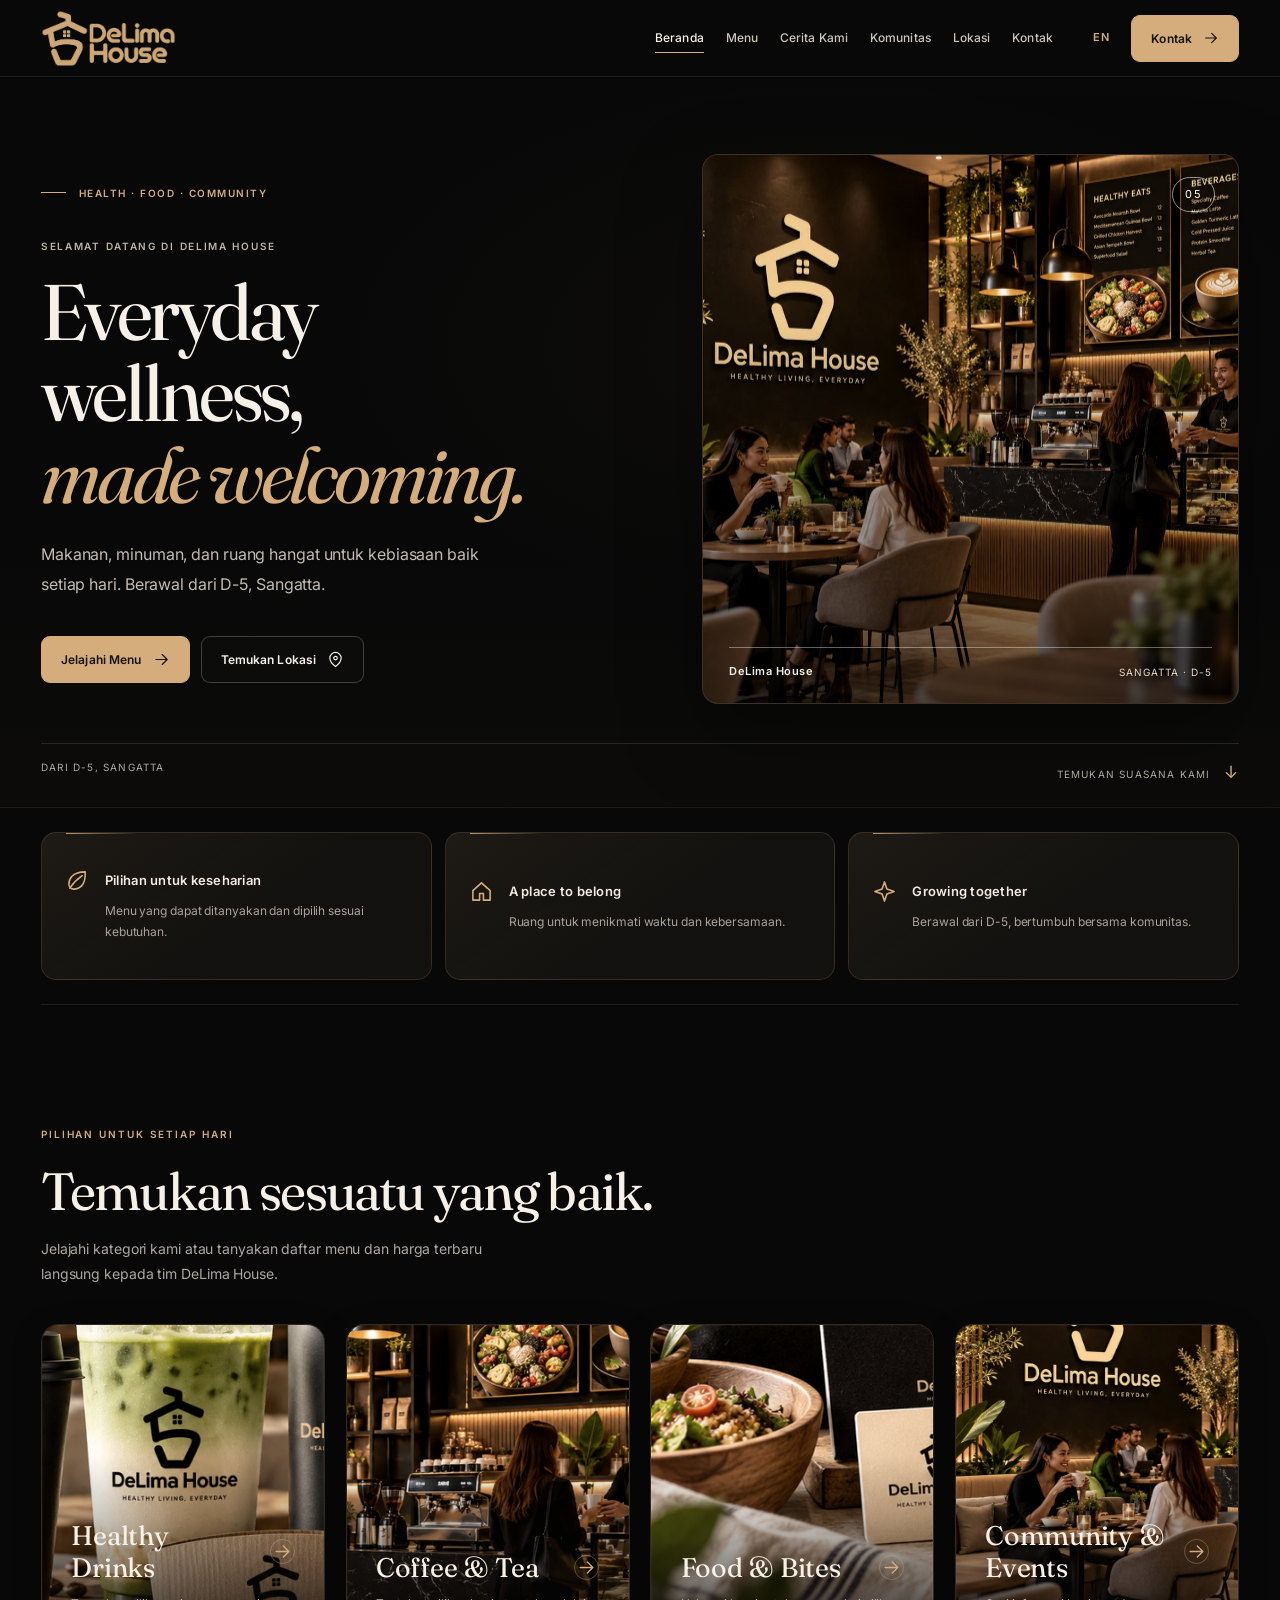
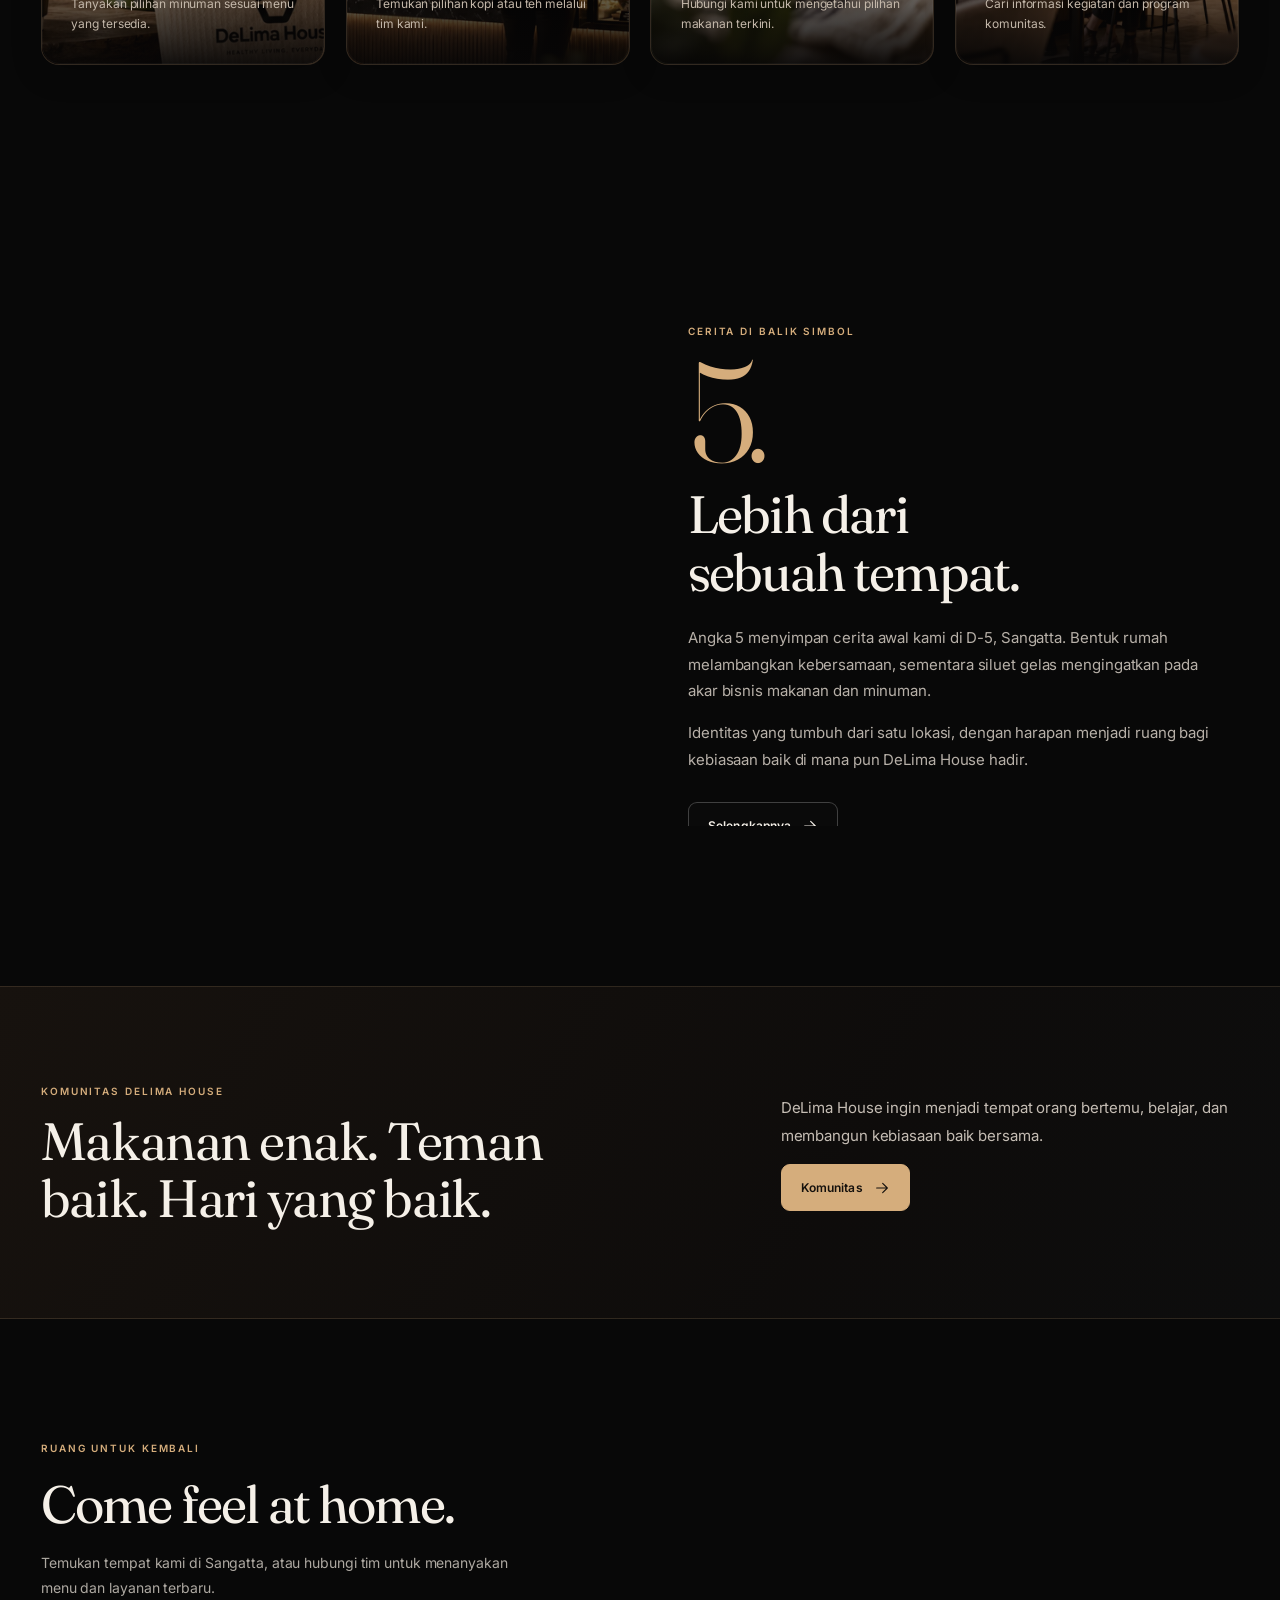
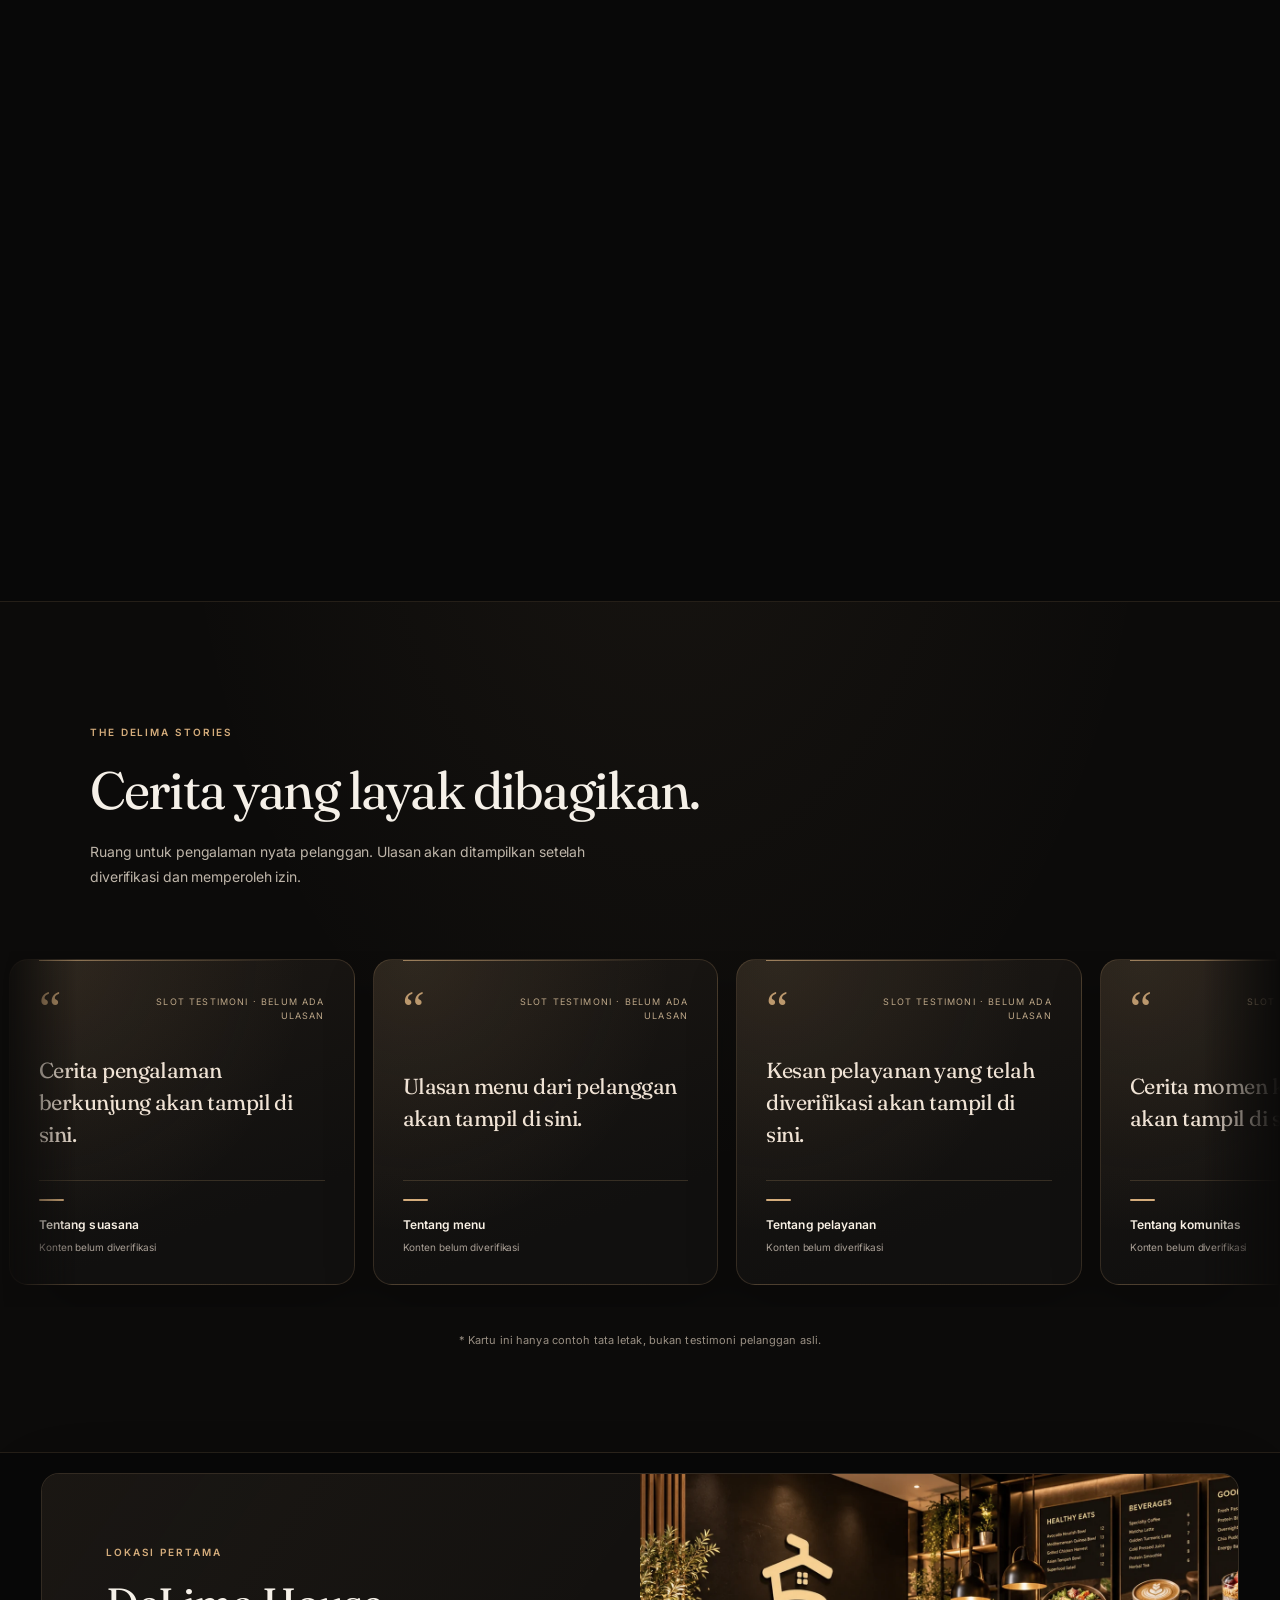
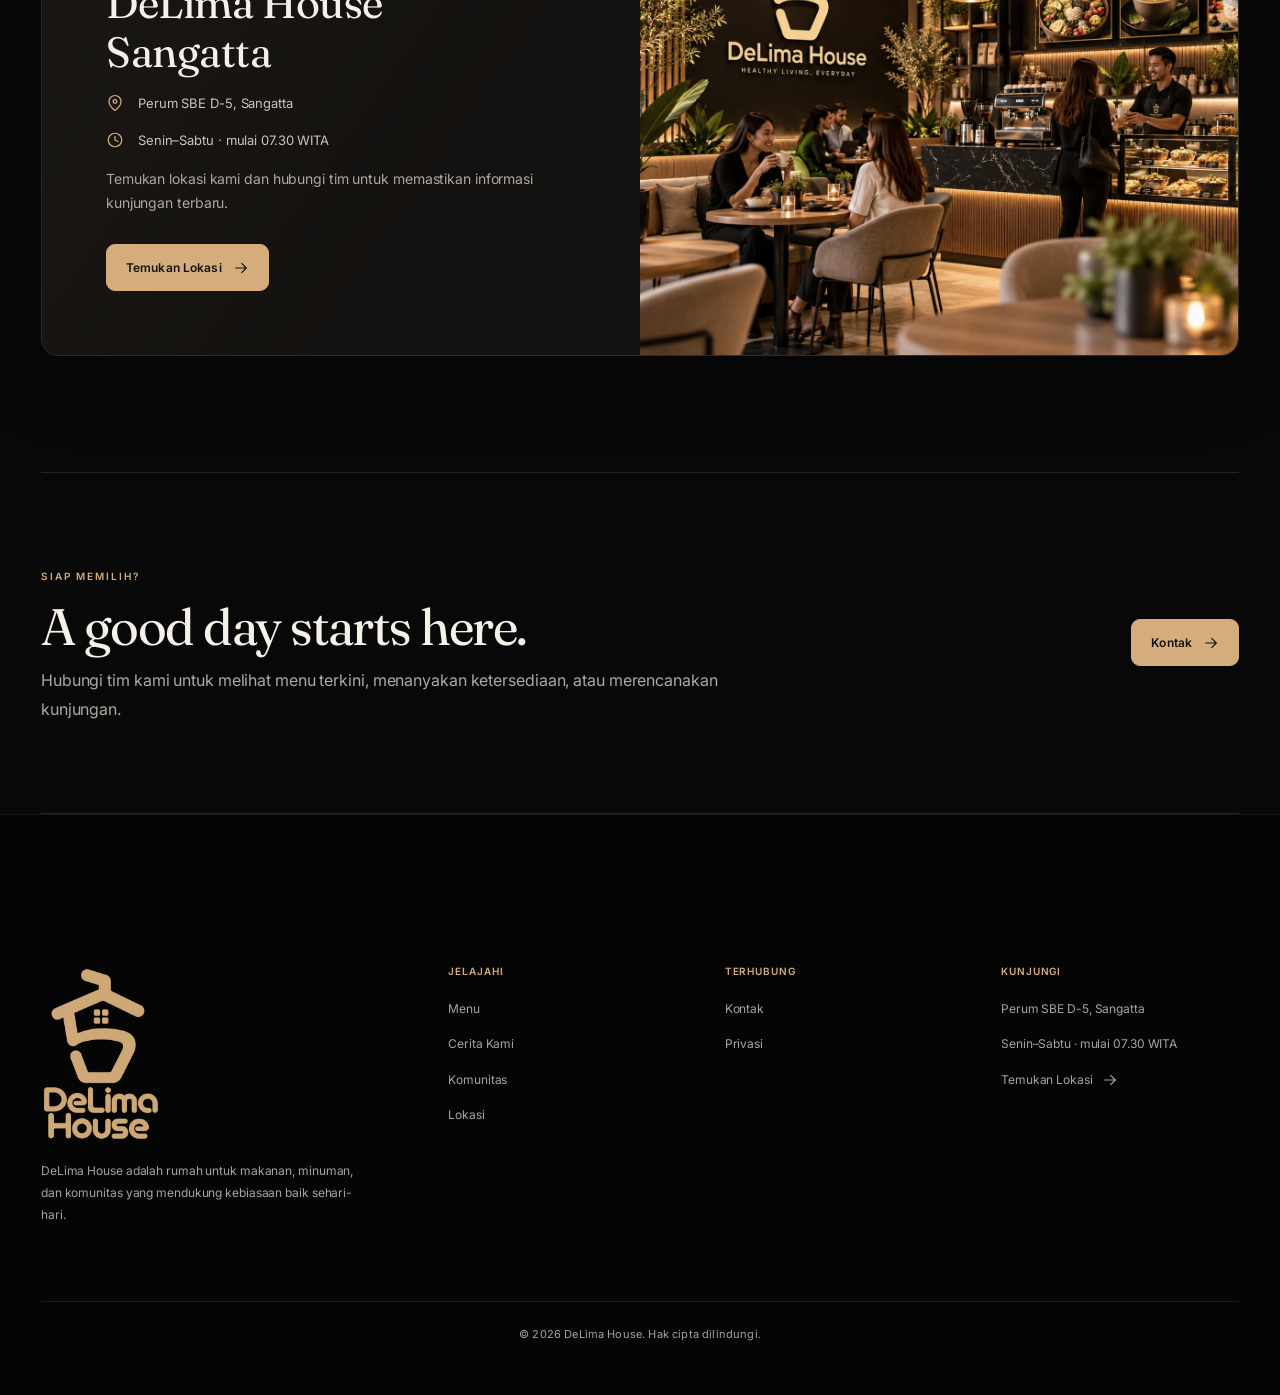
<file: index.html>
<!doctype html>
<html lang="id"><head>
<meta charset="utf-8"><meta name="viewport" content="width=device-width, initial-scale=1, viewport-fit=cover">
<meta name="theme-color" content="#000000"><meta name="color-scheme" content="dark">
<title>DeLima House — Healthy Living, Everyday</title>
<meta name="description" content="DeLima House Sangatta. Food, drinks, and a welcoming space for everyday wellbeing. Find the menu, contact the team, and plan your visit.">
<meta name="referrer" content="strict-origin-when-cross-origin">

<link rel="preconnect" href="https://fonts.googleapis.com"><link rel="preconnect" href="https://fonts.gstatic.com" crossorigin><link rel="stylesheet" href="https://fonts.googleapis.com/css2?family=Fraunces:ital,opsz,wght@0,9..144,340;0,9..144,460;0,9..144,560;1,9..144,420&family=Inter:wght@400;500;600;700&display=swap"><link rel="icon" href="./approved-logo-symbol.webp" type="image/webp">
<link rel="stylesheet" href="./styles.css">
<script src="./site-config.js" defer></script>


<script src="./app.js" defer></script>
<meta name="robots" content="noindex,nofollow,noarchive"><link rel="stylesheet" href="./catalog-style.css"><link rel="stylesheet" href="./design-v8.css">
<script src="./dropdown.js" defer></script><link rel="stylesheet" href="./design-v9.css"><link rel="stylesheet" href="./design-v10.css"></head><body data-page="home" data-root="."><noscript><div style="padding:40px;background:#000;color:#CBAE86;font-family:Arial,sans-serif"><h1>DeLima House</h1><p>Healthy Living, Everyday</p><p>Aktifkan JavaScript untuk menjelajahi informasi DeLima House.</p></div></noscript></body></html>
</file>
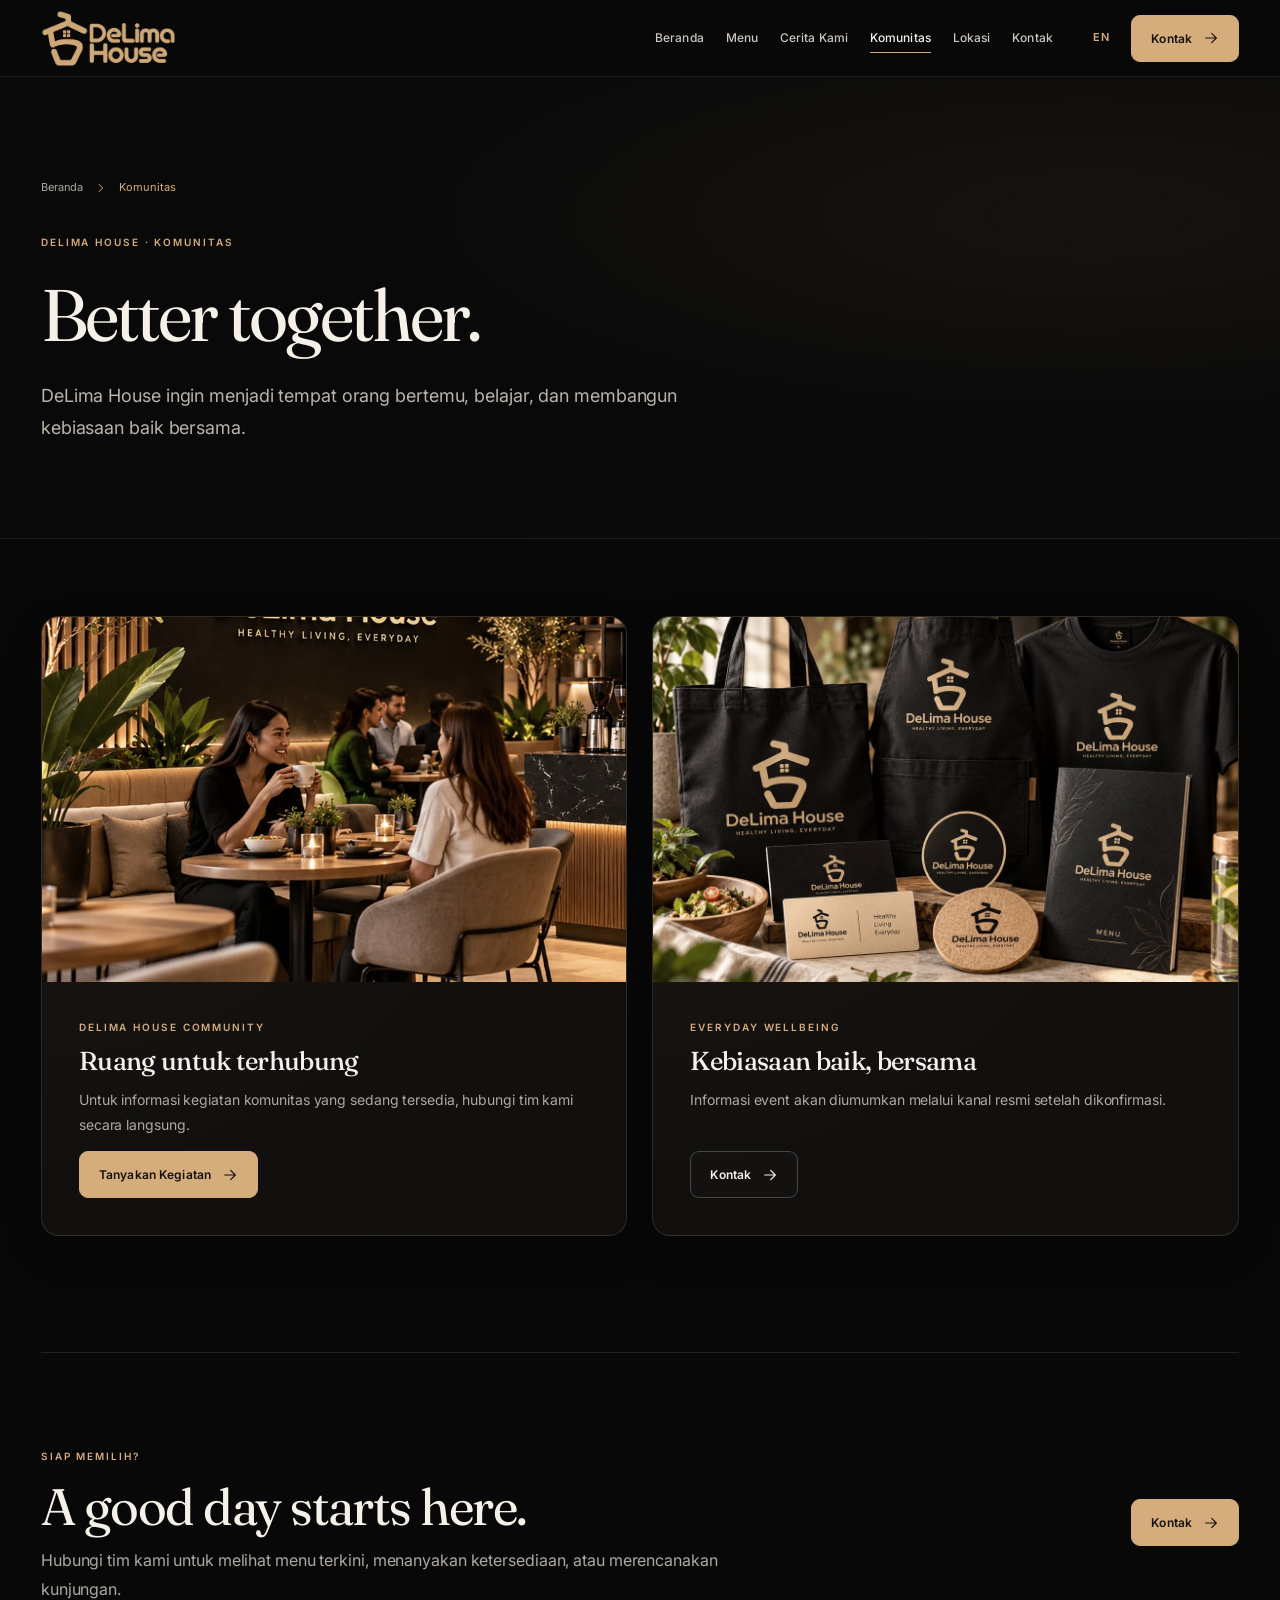
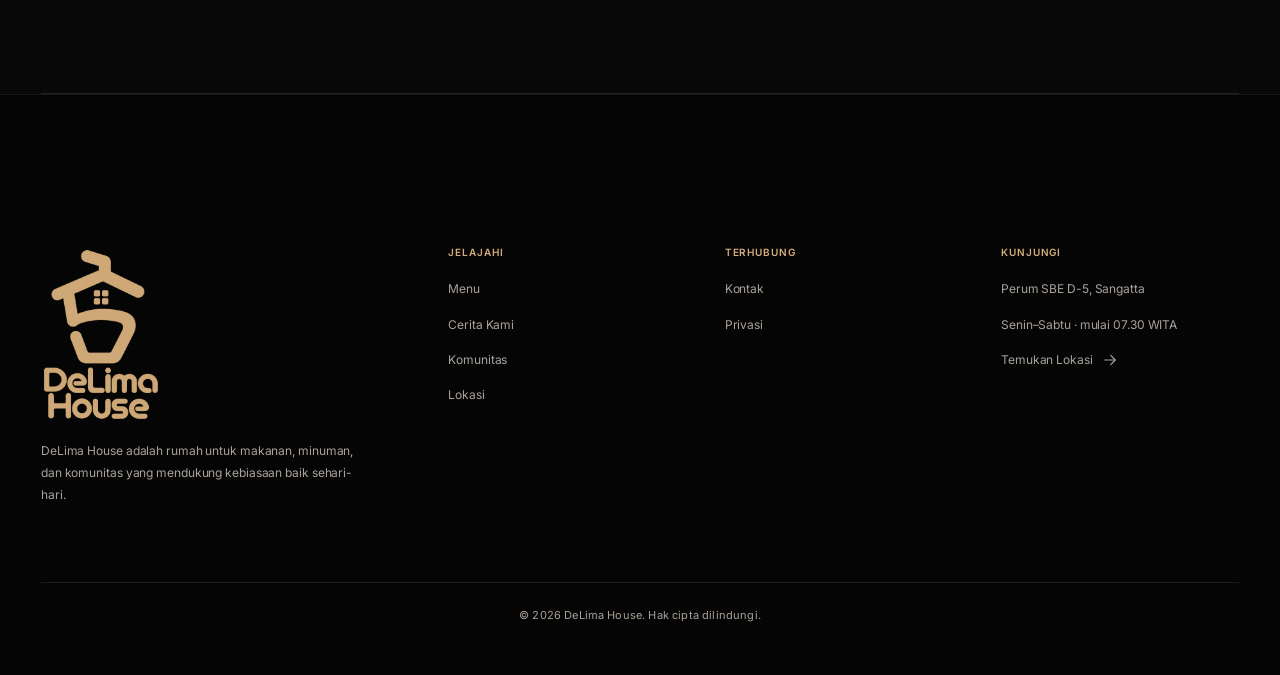
<file: community.html>
<!doctype html>
<html lang="id"><head>
<meta charset="utf-8"><meta name="viewport" content="width=device-width, initial-scale=1, viewport-fit=cover">
<meta name="theme-color" content="#000000"><meta name="color-scheme" content="dark">
<title>Community — DeLima House</title>
<meta name="description" content="Learn about community activities and wellbeing programs at DeLima House Sangatta.">
<meta name="referrer" content="strict-origin-when-cross-origin">

<link rel="preconnect" href="https://fonts.googleapis.com"><link rel="preconnect" href="https://fonts.gstatic.com" crossorigin><link rel="stylesheet" href="https://fonts.googleapis.com/css2?family=Fraunces:ital,opsz,wght@0,9..144,340;0,9..144,460;0,9..144,560;1,9..144,420&family=Inter:wght@400;500;600;700&display=swap"><link rel="icon" href="./approved-logo-symbol.webp" type="image/webp">
<link rel="stylesheet" href="./styles.css">
<script src="./site-config.js" defer></script>
<script src="./app.js" defer></script>
<meta name="robots" content="noindex,nofollow,noarchive"><link rel="stylesheet" href="./catalog-style.css"><link rel="stylesheet" href="./design-v8.css">
<script src="./dropdown.js" defer></script><link rel="stylesheet" href="./design-v9.css"><link rel="stylesheet" href="./design-v10.css"></head><body data-page="community" data-root="."><noscript><div style="padding:40px;background:#000;color:#CBAE86;font-family:Arial,sans-serif"><h1>DeLima House</h1><p>Healthy Living, Everyday</p><p>Aktifkan JavaScript untuk menjelajahi informasi DeLima House.</p></div></noscript></body></html>
</file>
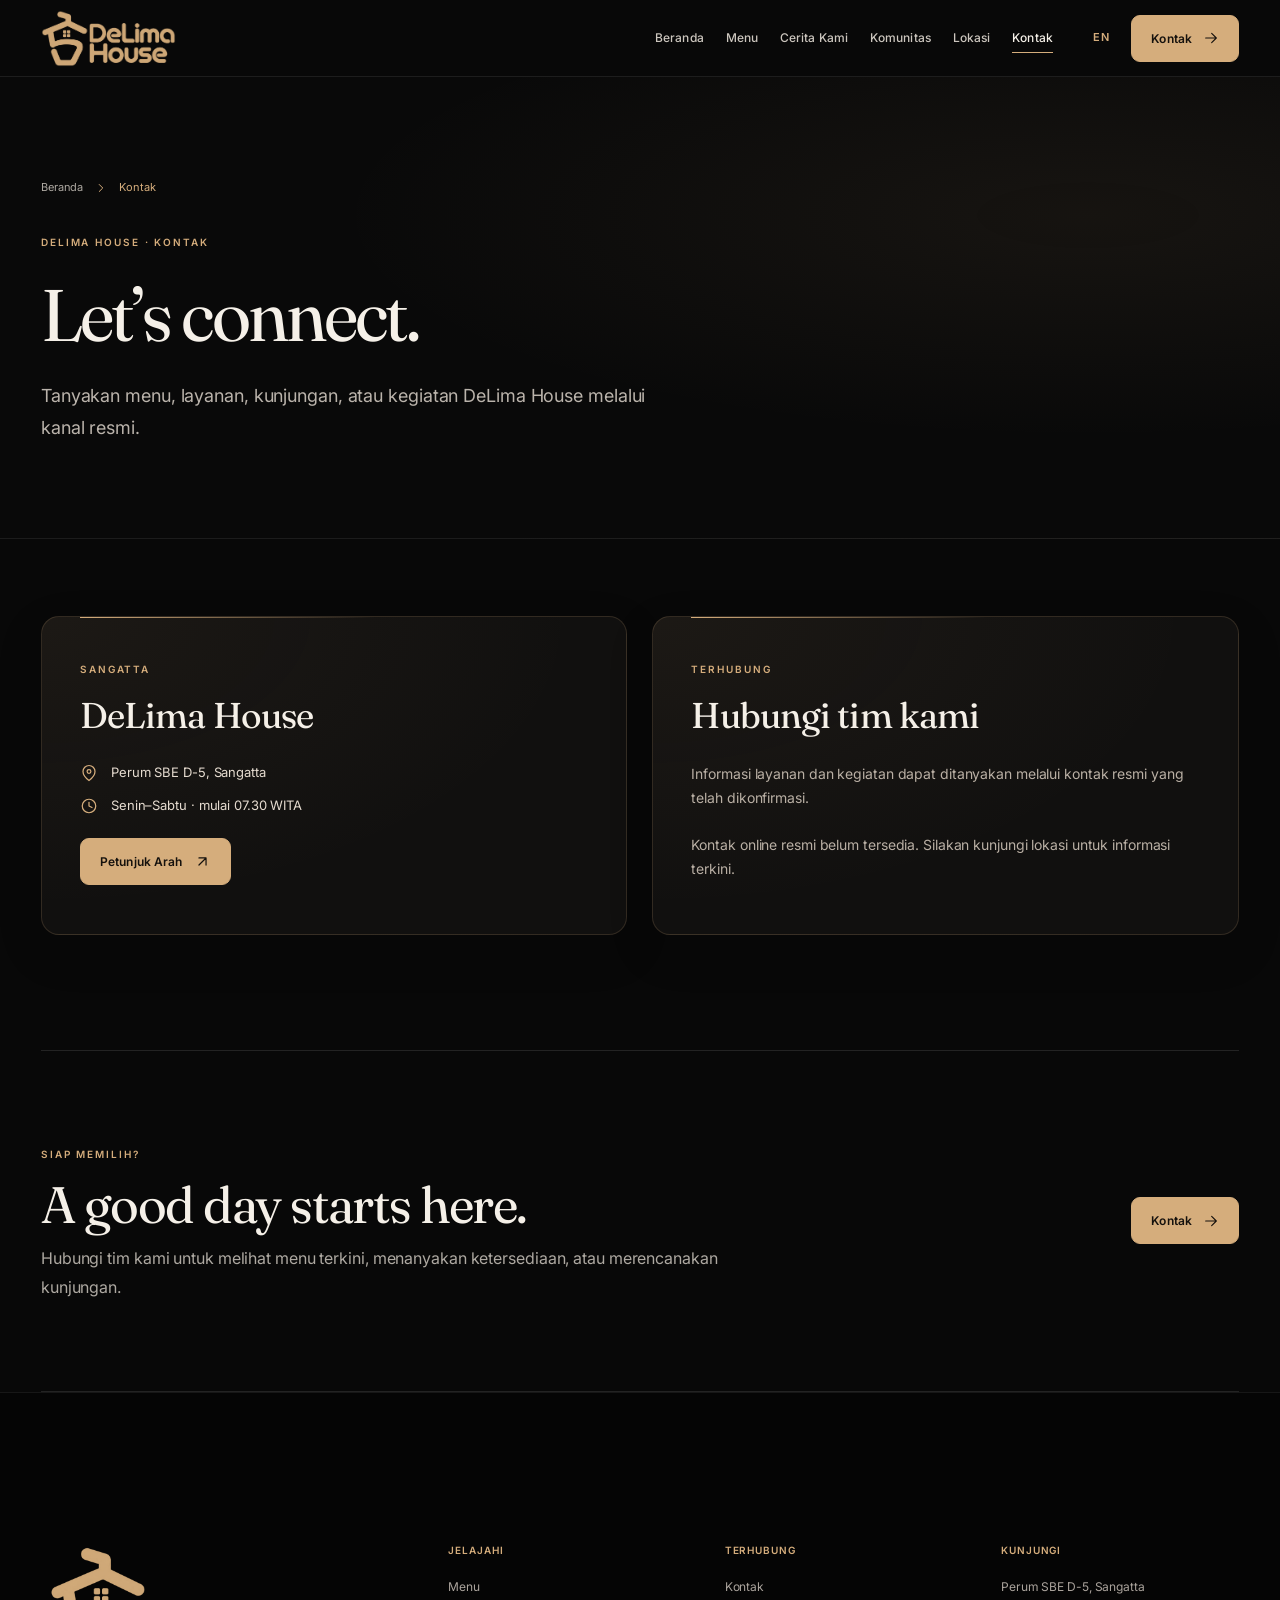
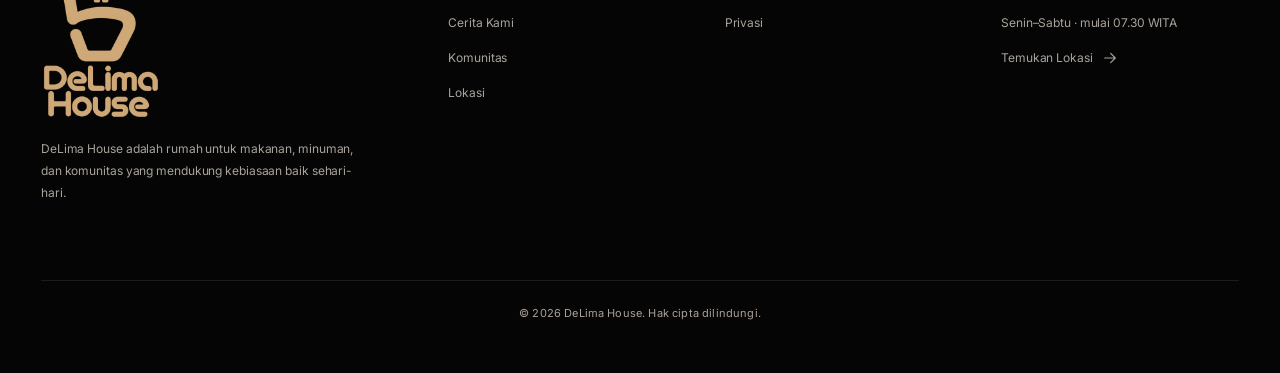
<file: contact.html>
<!doctype html>
<html lang="id"><head>
<meta charset="utf-8"><meta name="viewport" content="width=device-width, initial-scale=1, viewport-fit=cover">
<meta name="theme-color" content="#000000"><meta name="color-scheme" content="dark">
<title>Contact — DeLima House</title>
<meta name="description" content="Contact and location information for DeLima House Sangatta.">
<meta name="referrer" content="strict-origin-when-cross-origin">

<link rel="preconnect" href="https://fonts.googleapis.com"><link rel="preconnect" href="https://fonts.gstatic.com" crossorigin><link rel="stylesheet" href="https://fonts.googleapis.com/css2?family=Fraunces:ital,opsz,wght@0,9..144,340;0,9..144,460;0,9..144,560;1,9..144,420&family=Inter:wght@400;500;600;700&display=swap"><link rel="icon" href="./approved-logo-symbol.webp" type="image/webp">
<link rel="stylesheet" href="./styles.css">
<script src="./site-config.js" defer></script>
<script src="./app.js" defer></script>
<meta name="robots" content="noindex,nofollow,noarchive"><link rel="stylesheet" href="./catalog-style.css"><link rel="stylesheet" href="./design-v8.css">
<script src="./dropdown.js" defer></script><link rel="stylesheet" href="./design-v9.css"><link rel="stylesheet" href="./design-v10.css"></head><body data-page="contact" data-root="."><noscript><div style="padding:40px;background:#000;color:#CBAE86;font-family:Arial,sans-serif"><h1>DeLima House</h1><p>Healthy Living, Everyday</p><p>Aktifkan JavaScript untuk menjelajahi informasi DeLima House.</p></div></noscript></body></html>
</file>
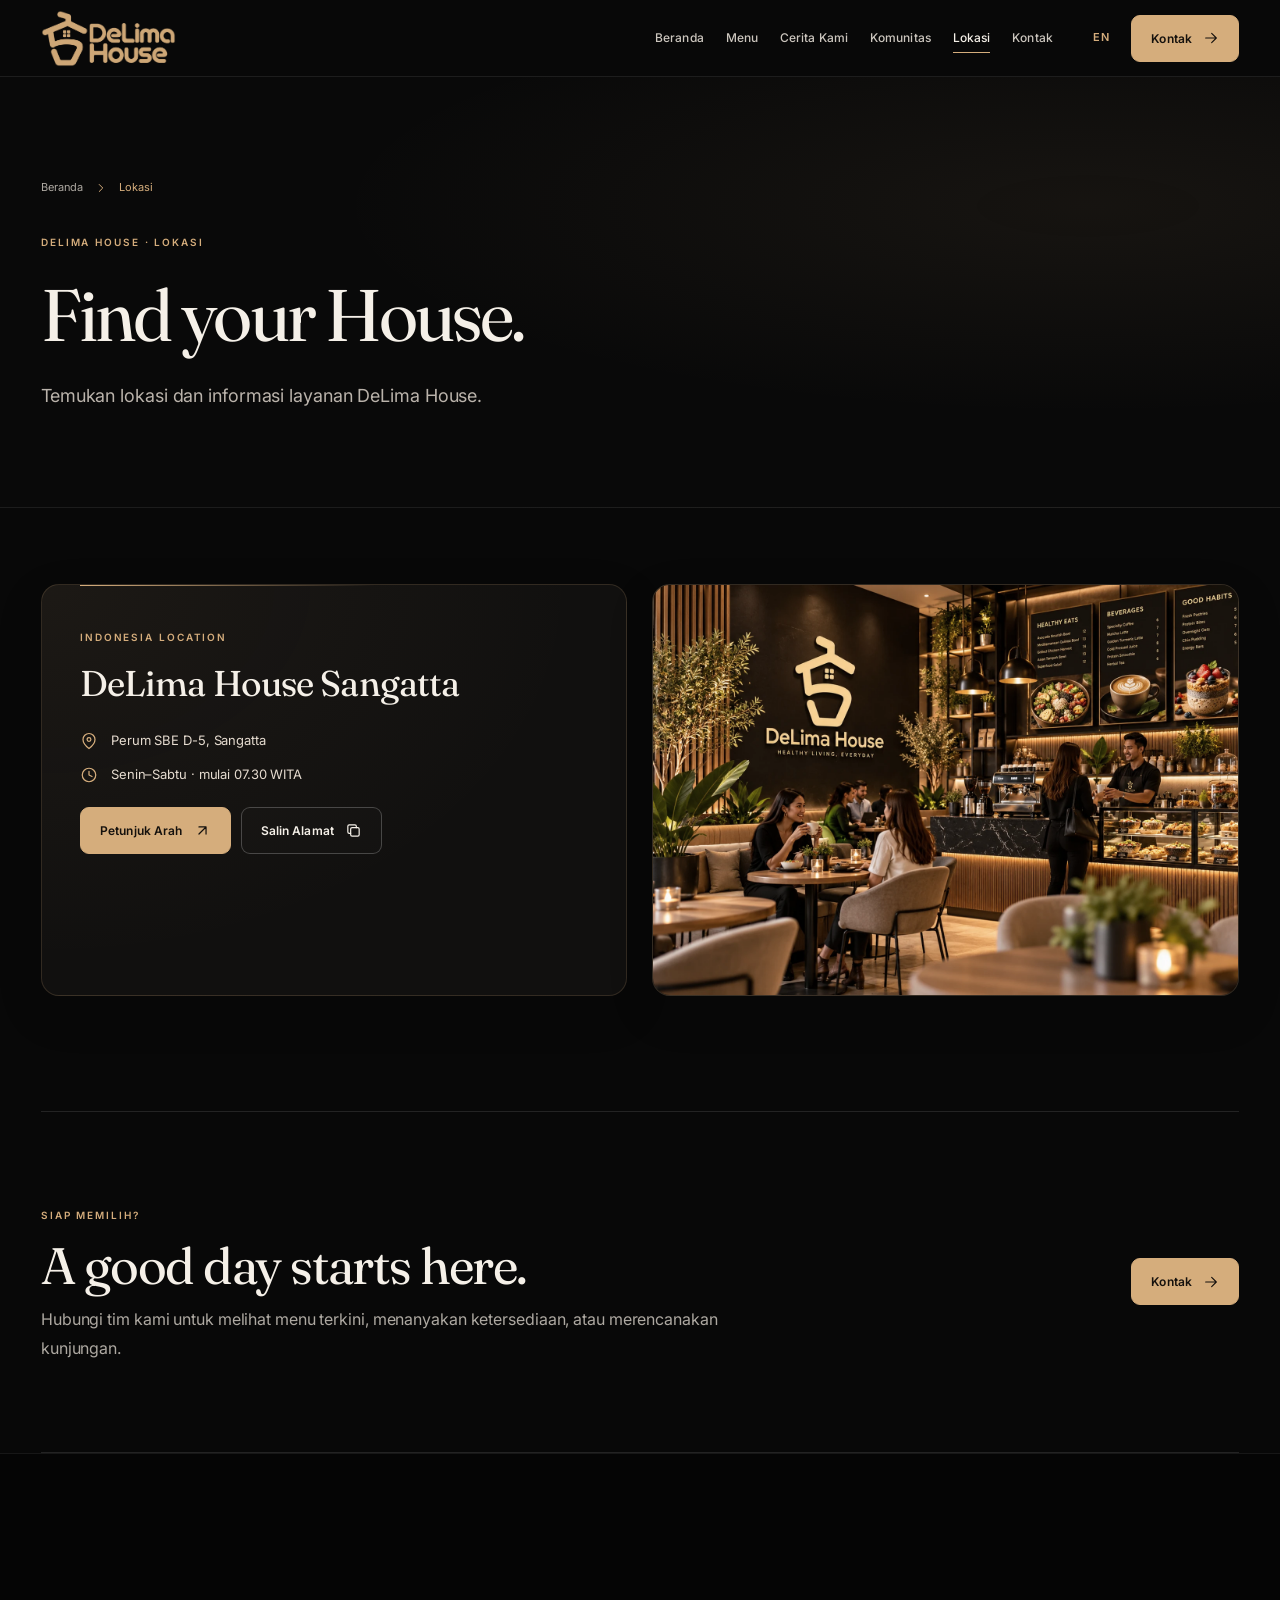
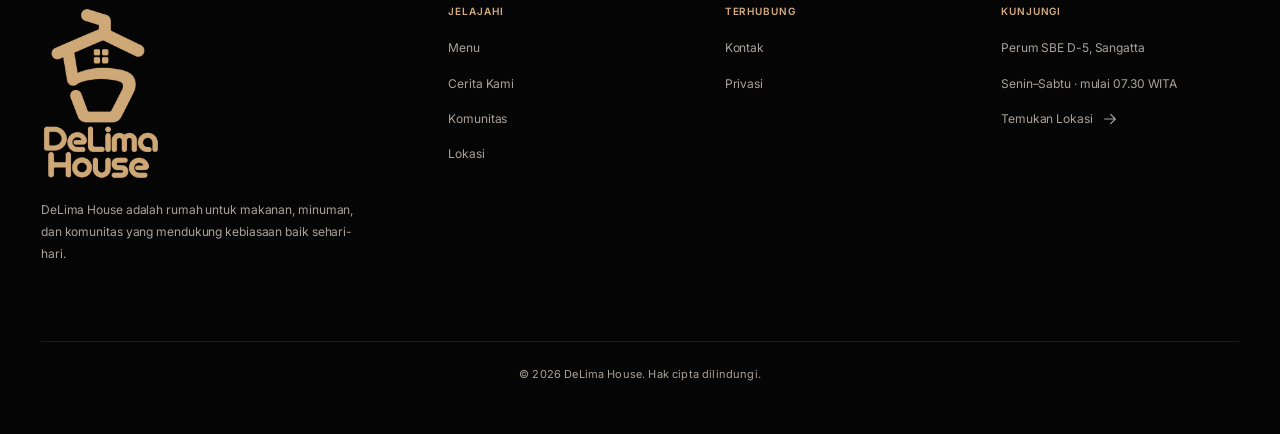
<file: locations.html>
<!doctype html>
<html lang="id"><head>
<meta charset="utf-8"><meta name="viewport" content="width=device-width, initial-scale=1, viewport-fit=cover">
<meta name="theme-color" content="#000000"><meta name="color-scheme" content="dark">
<title>Locations — DeLima House</title>
<meta name="description" content="Find DeLima House Sangatta and get contact details, location information, and directions.">
<meta name="referrer" content="strict-origin-when-cross-origin">

<link rel="preconnect" href="https://fonts.googleapis.com"><link rel="preconnect" href="https://fonts.gstatic.com" crossorigin><link rel="stylesheet" href="https://fonts.googleapis.com/css2?family=Fraunces:ital,opsz,wght@0,9..144,340;0,9..144,460;0,9..144,560;1,9..144,420&family=Inter:wght@400;500;600;700&display=swap"><link rel="icon" href="./approved-logo-symbol.webp" type="image/webp">
<link rel="stylesheet" href="./styles.css">
<script src="./site-config.js" defer></script>
<script src="./app.js" defer></script>
<meta name="robots" content="noindex,nofollow,noarchive"><link rel="stylesheet" href="./catalog-style.css"><link rel="stylesheet" href="./design-v8.css">
<script src="./dropdown.js" defer></script><link rel="stylesheet" href="./design-v9.css"><link rel="stylesheet" href="./design-v10.css"></head><body data-page="locations" data-root="."><noscript><div style="padding:40px;background:#000;color:#CBAE86;font-family:Arial,sans-serif"><h1>DeLima House</h1><p>Healthy Living, Everyday</p><p>Aktifkan JavaScript untuk menjelajahi informasi DeLima House.</p></div></noscript></body></html>
</file>
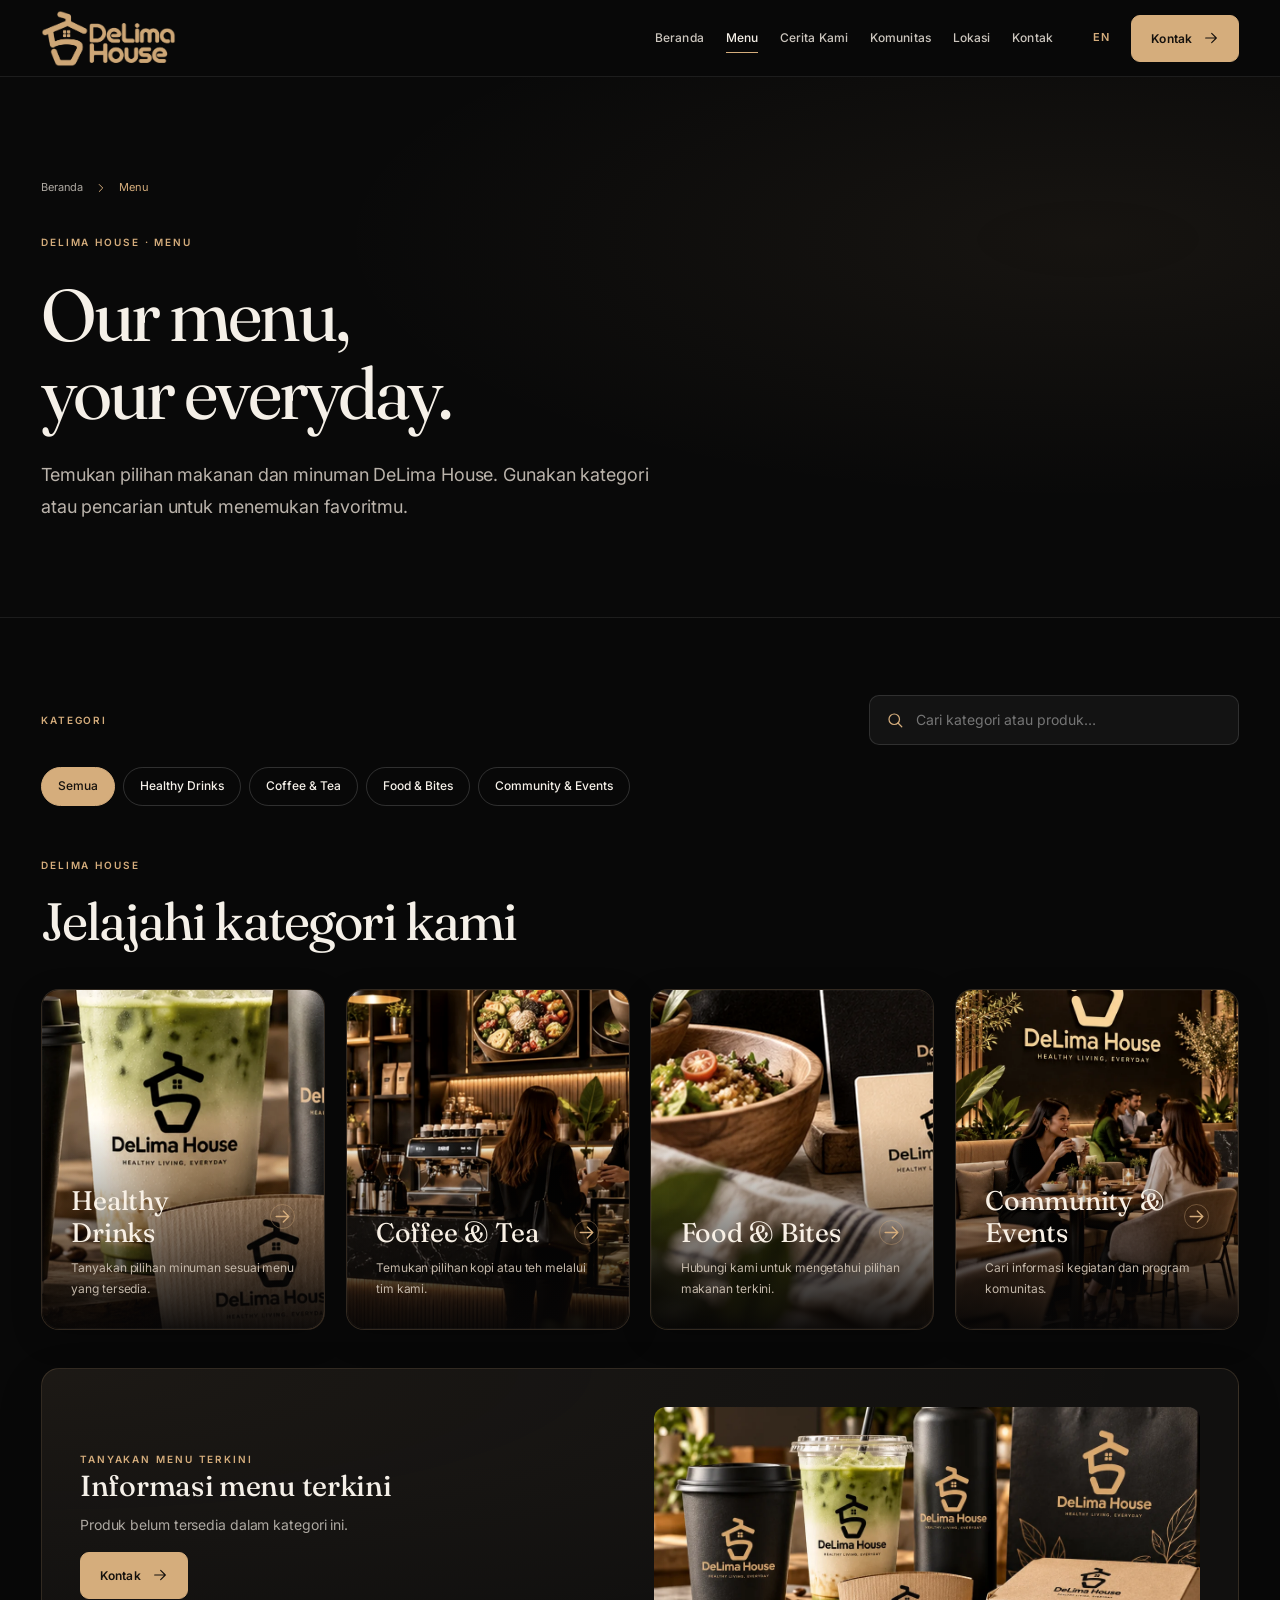
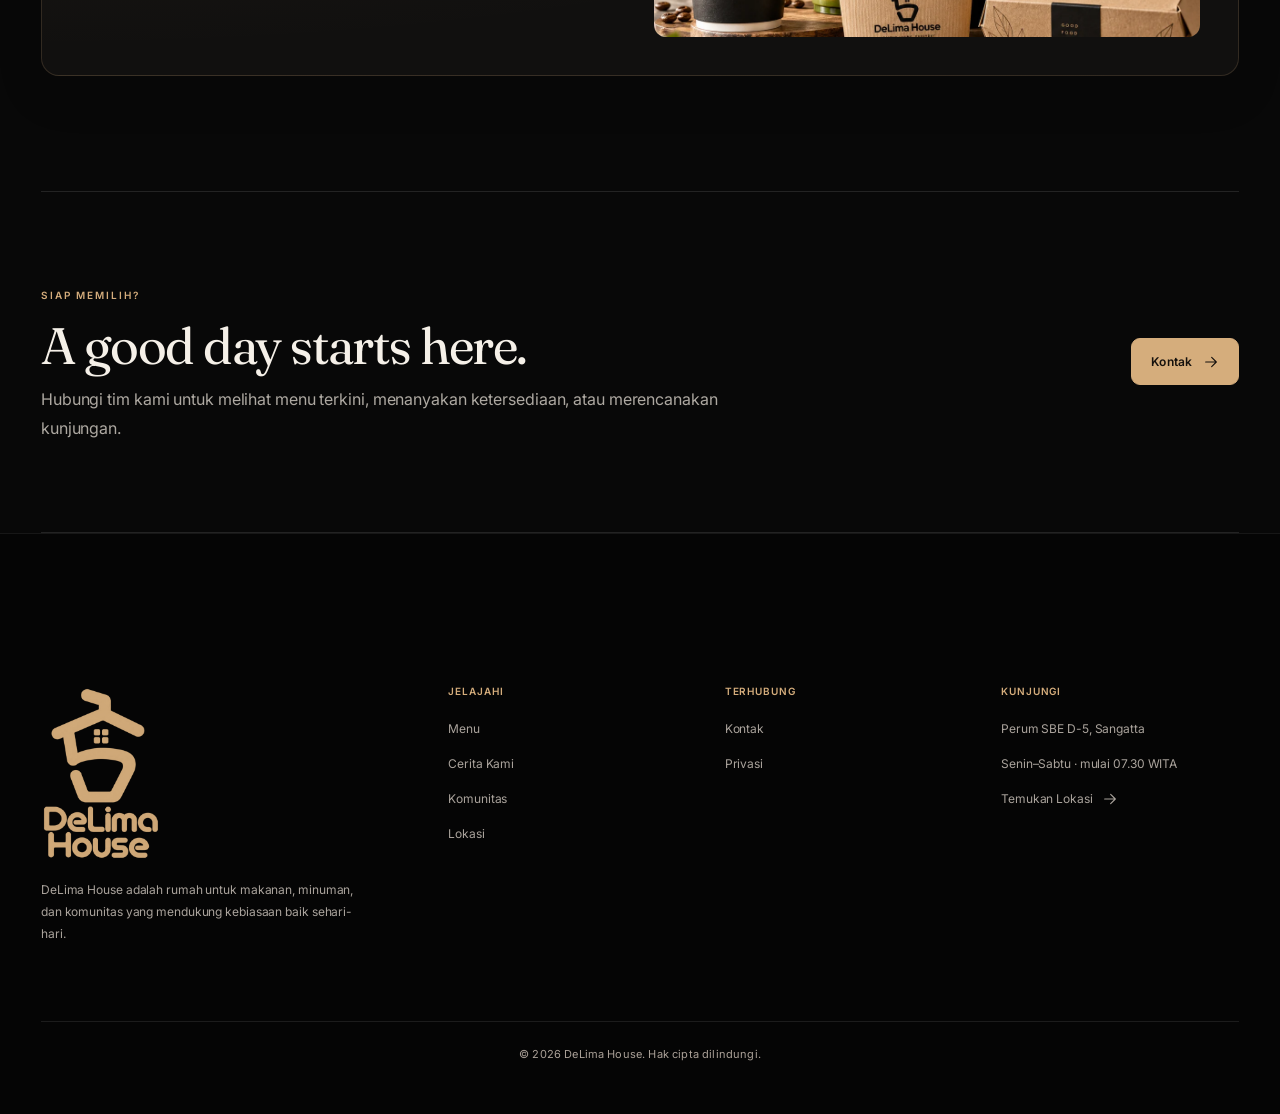
<file: menu.html>
<!doctype html>
<html lang="id"><head>
<meta charset="utf-8"><meta name="viewport" content="width=device-width, initial-scale=1, viewport-fit=cover">
<meta name="theme-color" content="#000000"><meta name="color-scheme" content="dark">
<title>Menu — DeLima House</title>
<meta name="description" content="Explore DeLima House menu categories and contact our team for up-to-date product availability and prices.">
<meta name="referrer" content="strict-origin-when-cross-origin">

<link rel="preconnect" href="https://fonts.googleapis.com"><link rel="preconnect" href="https://fonts.gstatic.com" crossorigin><link rel="stylesheet" href="https://fonts.googleapis.com/css2?family=Fraunces:ital,opsz,wght@0,9..144,340;0,9..144,460;0,9..144,560;1,9..144,420&family=Inter:wght@400;500;600;700&display=swap"><link rel="icon" href="./approved-logo-symbol.webp" type="image/webp">
<link rel="stylesheet" href="./styles.css">
<script src="./site-config.js" defer></script>
<script src="./app.js" defer></script>
<meta name="robots" content="noindex,nofollow,noarchive"><link rel="stylesheet" href="./catalog-style.css"><link rel="stylesheet" href="./design-v8.css">
<script src="./dropdown.js" defer></script><link rel="stylesheet" href="./design-v9.css"><link rel="stylesheet" href="./design-v10.css"></head><body data-page="menu" data-root="."><noscript><div style="padding:40px;background:#000;color:#CBAE86;font-family:Arial,sans-serif"><h1>DeLima House</h1><p>Healthy Living, Everyday</p><p>Aktifkan JavaScript untuk menjelajahi informasi DeLima House.</p></div></noscript></body></html>
</file>
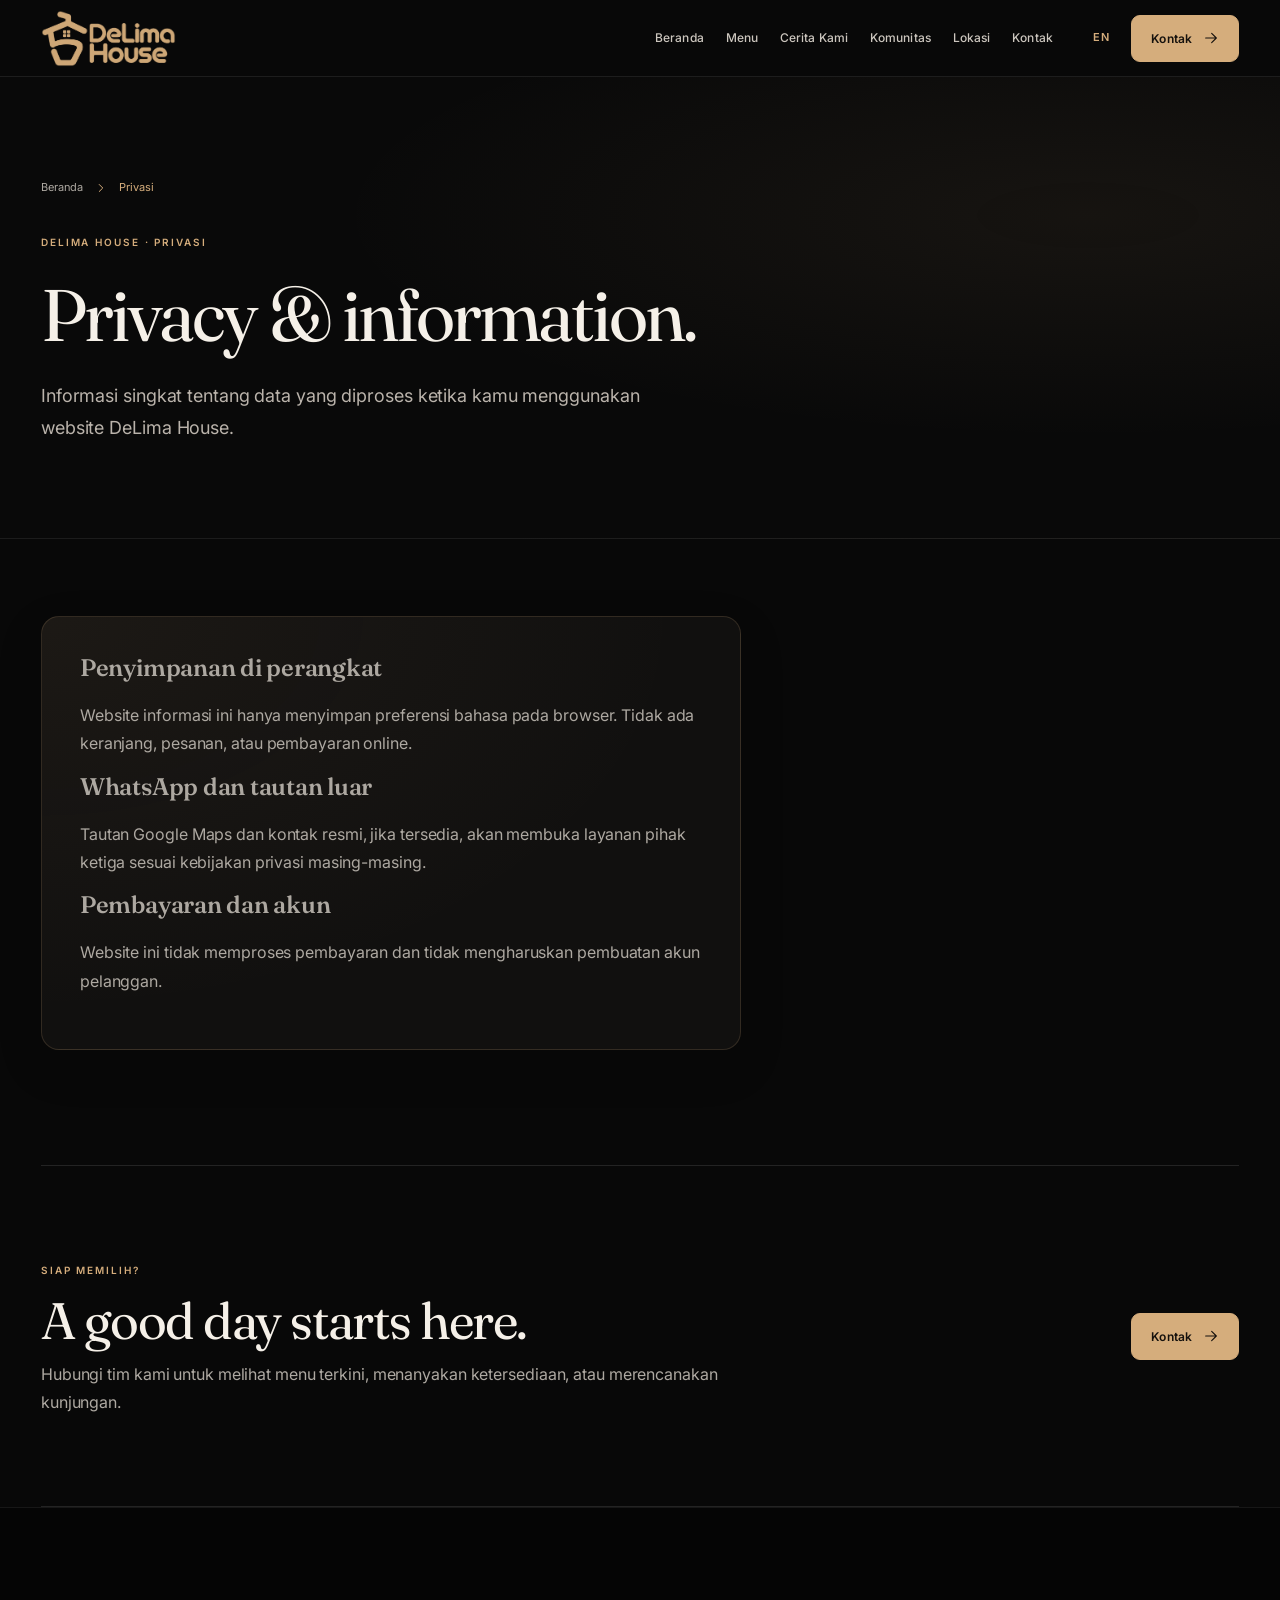
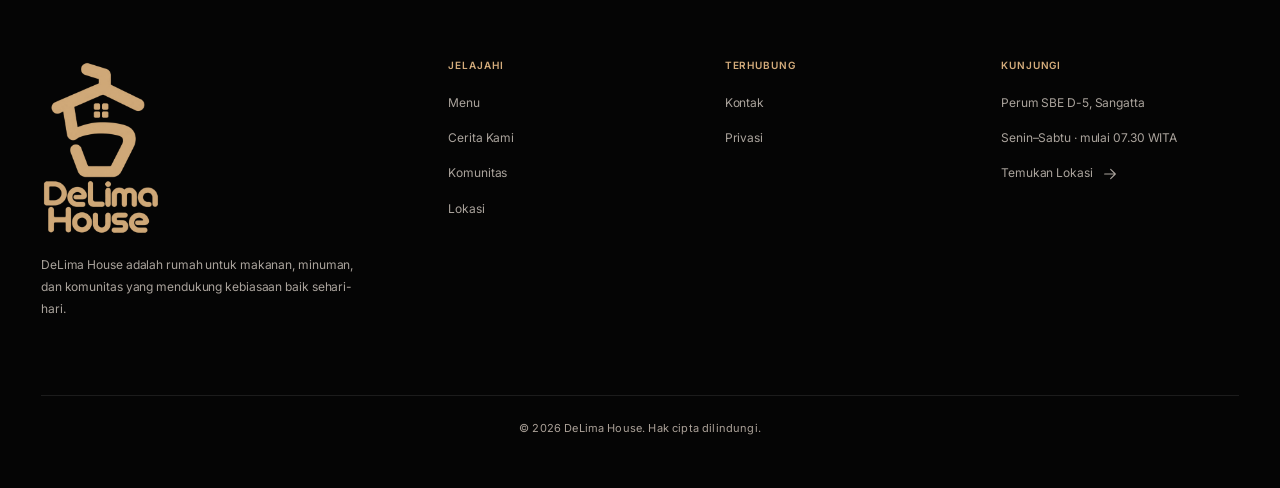
<file: privacy.html>
<!doctype html>
<html lang="id"><head>
<meta charset="utf-8"><meta name="viewport" content="width=device-width, initial-scale=1, viewport-fit=cover">
<meta name="theme-color" content="#000000"><meta name="color-scheme" content="dark">
<title>Privacy — DeLima House</title>
<meta name="description" content="Read about privacy, local browser storage, and WhatsApp interactions on the DeLima House website.">
<meta name="referrer" content="strict-origin-when-cross-origin">

<link rel="preconnect" href="https://fonts.googleapis.com"><link rel="preconnect" href="https://fonts.gstatic.com" crossorigin><link rel="stylesheet" href="https://fonts.googleapis.com/css2?family=Fraunces:ital,opsz,wght@0,9..144,340;0,9..144,460;0,9..144,560;1,9..144,420&family=Inter:wght@400;500;600;700&display=swap"><link rel="icon" href="./approved-logo-symbol.webp" type="image/webp">
<link rel="stylesheet" href="./styles.css">
<script src="./site-config.js" defer></script>
<script src="./app.js" defer></script>
<meta name="robots" content="noindex,nofollow,noarchive"><link rel="stylesheet" href="./catalog-style.css"><link rel="stylesheet" href="./design-v8.css">
<script src="./dropdown.js" defer></script><link rel="stylesheet" href="./design-v9.css"><link rel="stylesheet" href="./design-v10.css"></head><body data-page="privacy" data-root="."><noscript><div style="padding:40px;background:#000;color:#CBAE86;font-family:Arial,sans-serif"><h1>DeLima House</h1><p>Healthy Living, Everyday</p><p>Aktifkan JavaScript untuk menjelajahi informasi DeLima House.</p></div></noscript></body></html>
</file>
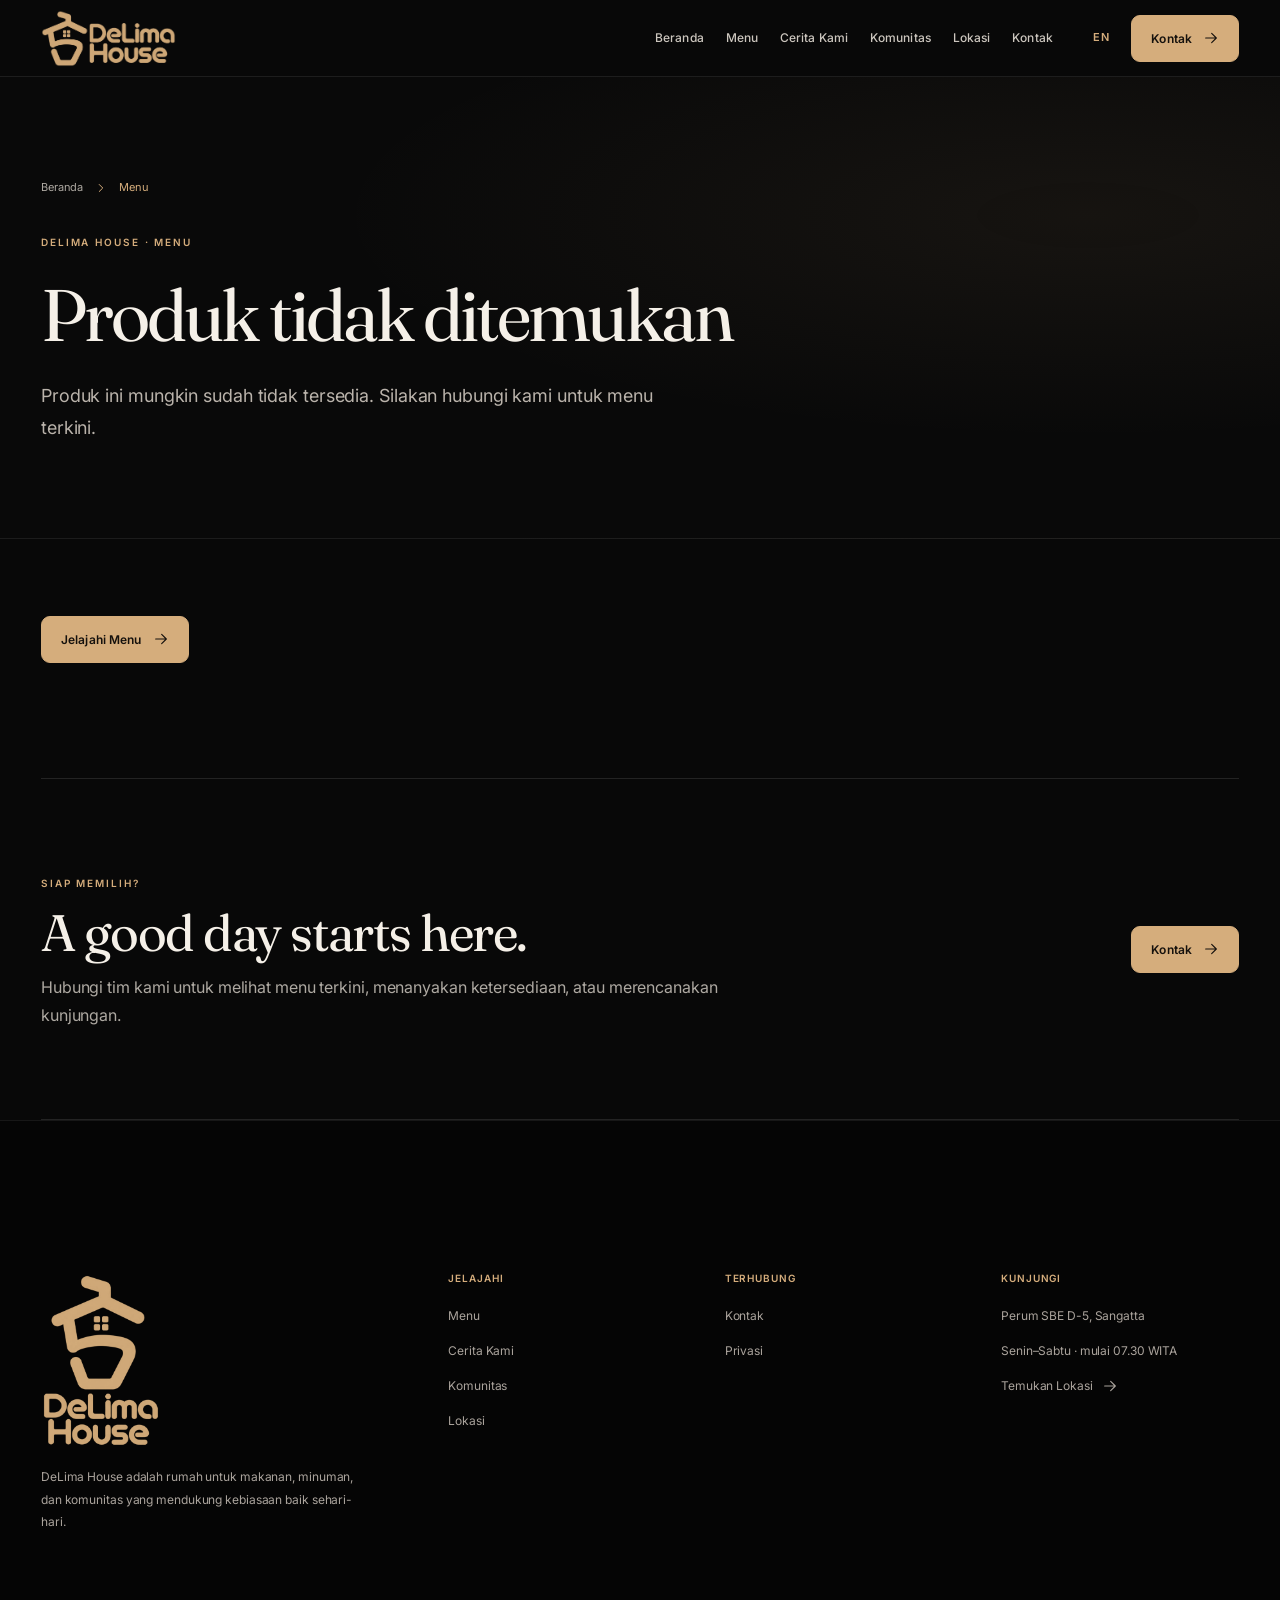
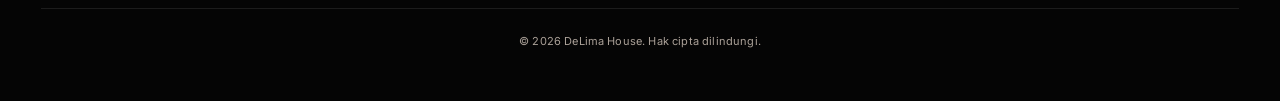
<file: product.html>
<!doctype html>
<html lang="id"><head>
<meta charset="utf-8"><meta name="viewport" content="width=device-width, initial-scale=1, viewport-fit=cover">
<meta name="theme-color" content="#000000"><meta name="color-scheme" content="dark">
<title>Product — DeLima House</title>
<meta name="description" content="Discover products and product information at DeLima House.">
<meta name="referrer" content="strict-origin-when-cross-origin">
<meta name="robots" content="noindex,follow">
<link rel="preconnect" href="https://fonts.googleapis.com"><link rel="preconnect" href="https://fonts.gstatic.com" crossorigin><link rel="stylesheet" href="https://fonts.googleapis.com/css2?family=Fraunces:ital,opsz,wght@0,9..144,340;0,9..144,460;0,9..144,560;1,9..144,420&family=Inter:wght@400;500;600;700&display=swap"><link rel="icon" href="./approved-logo-symbol.webp" type="image/webp">
<link rel="stylesheet" href="./styles.css">
<script src="./site-config.js" defer></script>
<script src="./app.js" defer></script>
<meta name="robots" content="noindex,nofollow,noarchive"><link rel="stylesheet" href="./catalog-style.css"><link rel="stylesheet" href="./design-v8.css">
<script src="./dropdown.js" defer></script><link rel="stylesheet" href="./design-v9.css"><link rel="stylesheet" href="./design-v10.css"></head><body data-page="product" data-root="."><noscript><div style="padding:40px;background:#000;color:#CBAE86;font-family:Arial,sans-serif"><h1>DeLima House</h1><p>Healthy Living, Everyday</p><p>Aktifkan JavaScript untuk menjelajahi informasi DeLima House.</p></div></noscript></body></html>
</file>
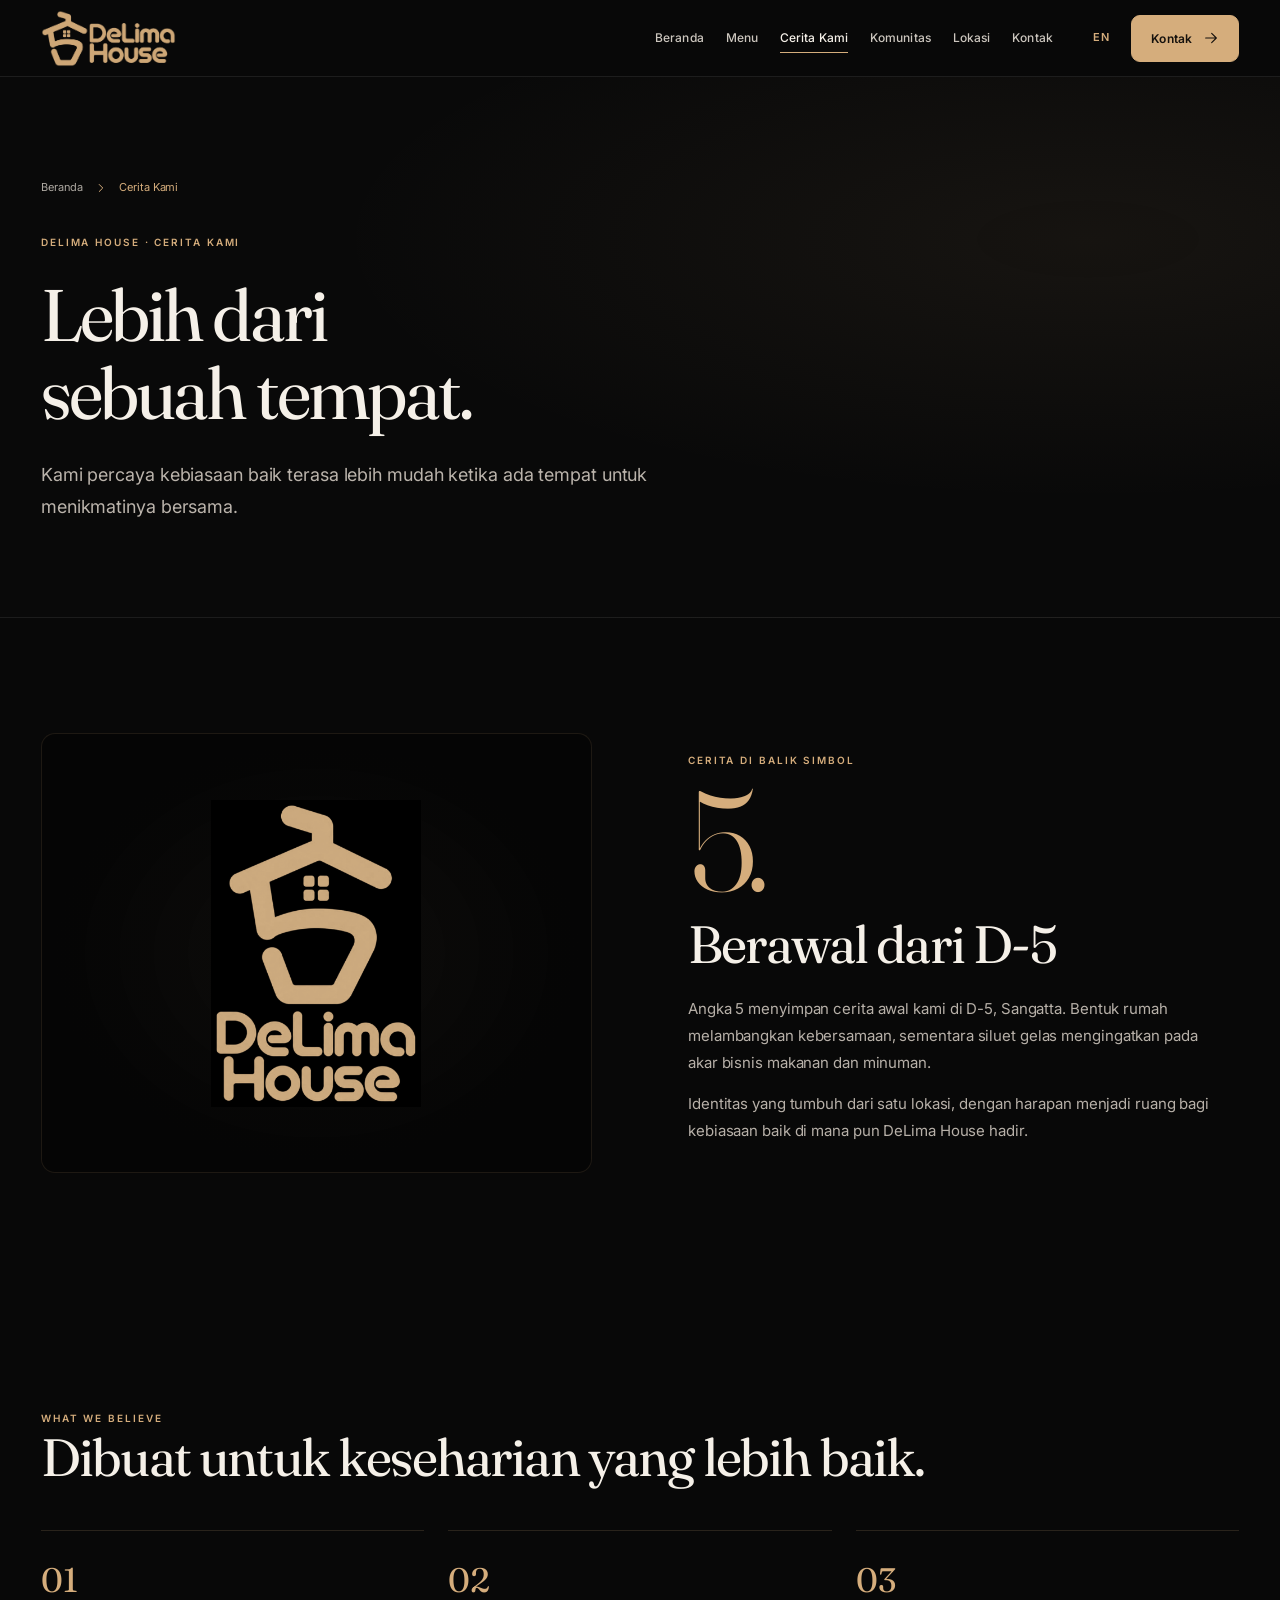
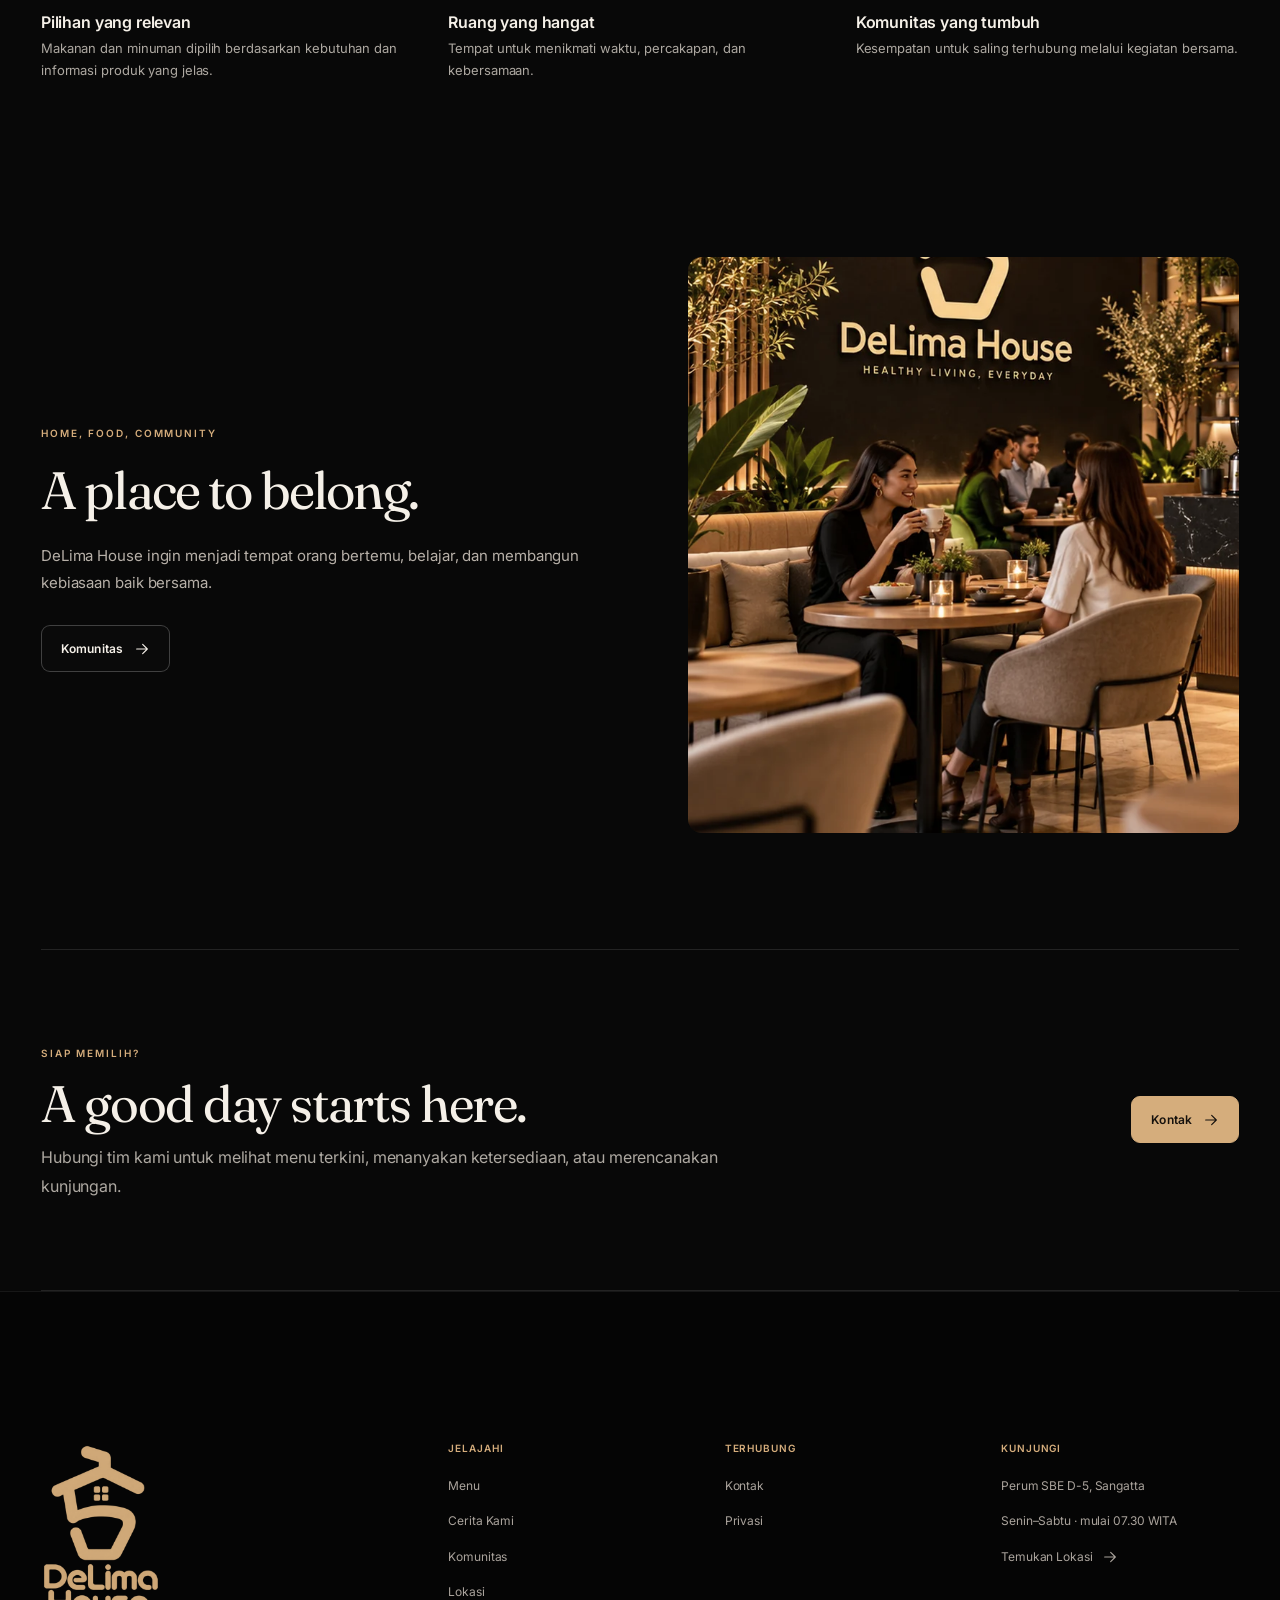
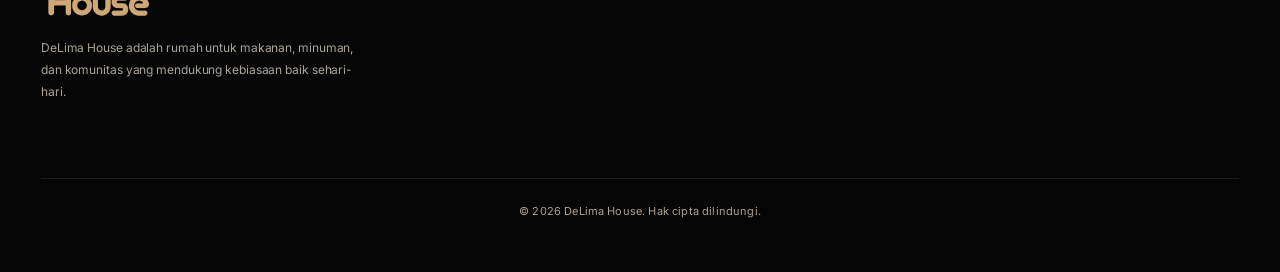
<file: story.html>
<!doctype html>
<html lang="id"><head>
<meta charset="utf-8"><meta name="viewport" content="width=device-width, initial-scale=1, viewport-fit=cover">
<meta name="theme-color" content="#000000"><meta name="color-scheme" content="dark">
<title>Our Story — DeLima House</title>
<meta name="description" content="Discover the story of DeLima House, from D-5 Sangatta to an everyday health lifestyle community.">
<meta name="referrer" content="strict-origin-when-cross-origin">

<link rel="preconnect" href="https://fonts.googleapis.com"><link rel="preconnect" href="https://fonts.gstatic.com" crossorigin><link rel="stylesheet" href="https://fonts.googleapis.com/css2?family=Fraunces:ital,opsz,wght@0,9..144,340;0,9..144,460;0,9..144,560;1,9..144,420&family=Inter:wght@400;500;600;700&display=swap"><link rel="icon" href="./approved-logo-symbol.webp" type="image/webp">
<link rel="stylesheet" href="./styles.css">
<script src="./site-config.js" defer></script>
<script src="./app.js" defer></script>
<meta name="robots" content="noindex,nofollow,noarchive"><link rel="stylesheet" href="./catalog-style.css"><link rel="stylesheet" href="./design-v8.css">
<script src="./dropdown.js" defer></script><link rel="stylesheet" href="./design-v9.css"><link rel="stylesheet" href="./design-v10.css"></head><body data-page="story" data-root="."><noscript><div style="padding:40px;background:#000;color:#CBAE86;font-family:Arial,sans-serif"><h1>DeLima House</h1><p>Healthy Living, Everyday</p><p>Aktifkan JavaScript untuk menjelajahi informasi DeLima House.</p></div></noscript></body></html>
</file>
<file: styles.css>
/* ===================================================================
   DELIMA HOUSE — Design System V6
   A warm, editorial identity built around gathering and the house
   number 5. Fraunces for voice, Inter for interface. Deep bronze-black
   ground, brass gold accent, a single warm paper surface reserved for
   moments that need to feel set apart — like a table in a dim room.
   =================================================================== */
:root{
  color-scheme:dark;
  --ink:#0b0a08;
  --ink-raised:#141210;
  --ink-panel:#17140f;
  --ink-panel-alt:#1d1912;
  --gold:#c9a36a;
  --gold-bright:#ddbd8a;
  --paper:#f2ead9;
  --paper-dim:#e7dcc3;
  --clay:#9c8265;
  --clay-dim:#6f5d47;
  --text:#ece2d1;
  --text-dim:#b8a890;
  --border:rgba(201,163,106,.22);
  --border-strong:rgba(201,163,106,.4);
  --moss:#74835f;
  --rose:#bb7a68;
  --max:1280px;
  --ease:cubic-bezier(.22,.7,.2,1);
  --font-display:'Fraunces',Georgia,'Times New Roman',serif;
  --font-body:'Inter','Avenir Next',Avenir,'Segoe UI',Arial,sans-serif;
}
*,*::before,*::after{box-sizing:border-box}
html{scroll-behavior:smooth;scroll-padding-top:96px}
body{margin:0;background:var(--ink);color:var(--text);font-family:var(--font-body);-webkit-font-smoothing:antialiased;min-width:280px;line-height:1.6;overflow-wrap:break-word}
body.lock{overflow:hidden}
a{color:inherit;text-decoration:none}
button,input,textarea,select{font:inherit}
button{cursor:pointer}
button:disabled{opacity:.45;cursor:not-allowed}
img{display:block;max-width:100%}
a:focus-visible,button:focus-visible,input:focus-visible,textarea:focus-visible,select:focus-visible{outline:2px solid var(--gold);outline-offset:3px;border-radius:2px}
::selection{background:var(--gold);color:#0b0a08}
h1,h2,h3,h4,p{margin-top:0}
h1,h2,h3{font-family:var(--font-display);font-weight:560;letter-spacing:-.01em;line-height:1.08}
p{line-height:1.8}
ul{padding-left:1.2rem}
strong{font-weight:650}
.visually-hidden{position:absolute!important;width:1px;height:1px;padding:0;margin:-1px;overflow:hidden;clip:rect(0,0,0,0);white-space:nowrap;border:0}
.wrap{width:min(calc(100% - clamp(32px,6.4vw,96px)),var(--max));margin:0 auto}

/* -------------------------------------------------------------
   Typography primitives
   ------------------------------------------------------------- */
.eyebrow{font-family:var(--font-body);font-size:12px;letter-spacing:.02em;color:var(--gold);font-weight:600;text-transform:none}
.eyebrow.dark{color:#3c2f1c}
.serif{font-family:var(--font-display);font-weight:420;font-style:italic;color:inherit;letter-spacing:0}
.muted{color:var(--text-dim)}
.display{font-family:var(--font-display);font-weight:400;font-size:clamp(40px,6.6vw,92px);line-height:1.02;letter-spacing:-.015em}
.heading{font-family:var(--font-display);font-weight:460;font-size:clamp(32px,4.4vw,58px);line-height:1.1}
.body-large{font-size:clamp(16px,1.4vw,18px);line-height:1.75;color:var(--text-dim)}

/* -------------------------------------------------------------
   Buttons, controls
   ------------------------------------------------------------- */
.btn{border:1px solid transparent;padding:14px 24px;min-height:50px;border-radius:3px;display:inline-flex;justify-content:center;align-items:center;gap:10px;text-align:center;font-size:13px;font-weight:600;letter-spacing:.01em;white-space:normal;line-height:1.3;vertical-align:middle;transition:transform .2s var(--ease),background .2s,border-color .2s,color .2s}
.btn:hover{transform:translateY(-1px)}
.btn-gold{background:var(--gold);color:#19140d;border-color:var(--gold)}
.btn-gold:hover{background:var(--gold-bright);border-color:var(--gold-bright)}
.btn-outline{background:transparent;border-color:var(--border-strong);color:var(--gold)}
.btn-outline:hover{background:rgba(201,163,106,.1);border-color:var(--gold)}
.btn-dark{background:var(--ink);color:var(--gold);border-color:rgba(0,0,0,.2)}
.btn-dark:hover{background:#000}
.btn-small{padding:10px 16px;min-height:42px;font-size:12px}
.btn-full{width:100%}
.btn .icon,.footer-links a .icon,.section-head .btn .icon,.detail-action .btn .icon,.hero-buttons .btn .icon{width:17px;height:17px;display:block;flex:none;align-self:center;position:static;margin:0;stroke-width:1.7}
.icon{width:19px;height:19px;fill:none;stroke:currentColor;stroke-width:1.6;stroke-linecap:round;stroke-linejoin:round;flex:none}
.icon-lg{width:26px;height:26px}
.icon-btn{width:44px;height:44px;border:1px solid var(--border);border-radius:3px;background:transparent;display:grid;place-items:center;color:var(--gold);position:relative;flex:none;touch-action:manipulation}
.icon-btn:hover{background:rgba(201,163,106,.08)}
.btn,.icon-btn,.chip,.choice,.quantity button{touch-action:manipulation}
.divider{height:1px;background:var(--border);border:0}
.skip{position:fixed;left:12px;top:-80px;z-index:200;background:var(--gold);color:#19140d;padding:10px 15px;font-weight:600}
.skip:focus{top:12px}

/* -------------------------------------------------------------
   Header & navigation
   ------------------------------------------------------------- */
.header{position:sticky;top:0;z-index:75;border-bottom:1px solid var(--border);background:rgba(11,10,8,.92);backdrop-filter:blur(14px)}
.header-inner{display:flex;justify-content:space-between;align-items:center;gap:clamp(12px,2vw,28px);min-height:80px}
.brand{display:flex;gap:11px;align-items:center;flex:none;min-width:0}
.brand-symbol{width:33px;height:46px;object-fit:contain;mix-blend-mode:screen;flex:none}
.brand-wordmark{width:150px;height:auto;mix-blend-mode:screen}
.nav{display:flex;gap:clamp(14px,1.7vw,28px);align-items:center;margin-left:auto}
.nav a{font-size:13px;color:#d9cab2;font-weight:500;white-space:nowrap;position:relative;padding-bottom:3px}
.nav a::after{content:"";position:absolute;left:0;right:100%;bottom:-1px;height:1px;background:var(--gold);transition:right .22s var(--ease)}
.nav a:hover,.nav a[aria-current=page]{color:var(--gold)}
.nav a:hover::after,.nav a[aria-current=page]::after{right:0}
.header-actions{display:flex;gap:8px;align-items:center;flex:none}
.lang{padding:12px 6px;background:transparent;border:0;color:var(--gold);font-size:12px;letter-spacing:.04em;font-weight:600}
.cart-pill{position:absolute;top:-6px;right:-7px;min-width:21px;height:21px;border-radius:99px;display:grid;place-items:center;background:var(--gold);color:#19140d;font-size:10px;font-weight:700;padding-inline:3px}
.cart-pill[hidden]{display:none}
.hamburger{display:none}
.mobile-panel{position:fixed;inset:0 0 0 auto;width:min(380px,90vw);background:#070605;z-index:120;transform:translateX(102%);transition:transform .3s var(--ease);padding:26px;display:flex;flex-direction:column;gap:4px;box-shadow:-30px 0 90px #0009;visibility:hidden;pointer-events:none}
.mobile-panel.open{transform:translateX(0);visibility:visible;pointer-events:auto}
.mobile-panel a{display:block;font-family:var(--font-display);font-size:24px;border-bottom:1px solid var(--border);padding:15px 6px;letter-spacing:-.01em}
.mobile-panel a:hover{color:var(--gold)}
.mobile-panel-top{display:flex;align-items:center;justify-content:space-between;margin-bottom:24px}
.mobile-overlay{position:fixed;inset:0;background:#000c;z-index:115;display:none}
.mobile-overlay.open{display:block}

/* -------------------------------------------------------------
   Hero
   ------------------------------------------------------------- */
.hero{min-height:min(820px,calc(100svh - 108px));position:relative;display:flex;align-items:flex-end;isolation:isolate;background:#070605}
.hero::before{content:"";position:absolute;inset:0;z-index:-2;background-image:linear-gradient(0deg,rgba(7,6,5,1) 0%,rgba(7,6,5,.72) 32%,rgba(7,6,5,.18) 62%,rgba(7,6,5,.42) 100%),linear-gradient(100deg,rgba(7,6,5,.96) 0%,rgba(7,6,5,.5) 42%,rgba(7,6,5,.08) 75%),url('cafe-hero.webp');background-position:center,right center,right center;background-size:cover}
.hero-inner{padding-block:clamp(70px,9vw,110px) clamp(72px,8vw,100px);width:100%}
.hero-content{max-width:700px}
.mini-label{display:inline-flex;align-items:baseline;gap:10px;font-size:12px;color:var(--gold);letter-spacing:.03em;font-weight:500;font-family:var(--font-body)}
.mini-label:before{content:'';width:14px;height:1px;background:var(--gold);display:inline-block;transform:translateY(-4px)}
.hero h1{margin:22px 0 20px;color:var(--paper)}
.hero p{max-width:50ch;color:var(--text-dim);font-size:16px;line-height:1.8}
.hero-buttons{display:flex;gap:12px;flex-wrap:wrap;margin-top:32px}
.hero-bottom{position:relative;margin-top:clamp(40px,6vw,64px);padding-top:18px;border-top:1px solid var(--border);display:flex;justify-content:space-between;gap:20px;font-size:11px;color:var(--text-dim);letter-spacing:.03em}

/* -------------------------------------------------------------
   Feature strip
   ------------------------------------------------------------- */
.features{display:grid;grid-template-columns:repeat(3,1fr);border-top:1px solid var(--border);border-bottom:1px solid var(--border);align-items:stretch}
.feature{padding-block:var(--dl-space-8,32px);padding-right:25px;display:flex;align-items:flex-start;gap:16px;min-width:0}
.feature+.feature{padding-left:26px;border-left:1px solid var(--border)}
.feature .icon{color:var(--gold);margin-top:3px}
.feature h3{font-family:var(--font-body);font-size:14px;margin:0 0 5px;font-weight:600}
.feature p{font-size:13px;line-height:1.7;color:var(--text-dim);margin:0}

/* -------------------------------------------------------------
   Sections
   ------------------------------------------------------------- */
.section{padding-block:clamp(66px,7.6vw,108px)}
.section-head{display:flex;align-items:flex-end;justify-content:space-between;gap:28px;margin-bottom:40px}
.section-head .lead{max-width:640px}
.section-head h2{margin:14px 0 0;max-width:22ch}
.section-head p{max-width:52ch;color:var(--text-dim);font-size:15px;margin:14px 0 0;line-height:1.75}

/* Category grid (home) */
.category-grid{display:grid;grid-template-columns:repeat(4,minmax(0,1fr));gap:clamp(12px,1.6vw,18px)}
.category-card{border:1px solid var(--border);background:var(--ink-panel);position:relative;overflow:hidden;border-radius:4px;display:block;min-width:0;transition:transform .3s var(--ease),border-color .3s}
.category-card:hover{transform:translateY(-4px);border-color:var(--gold)}
.category-card picture{display:block;width:100%;aspect-ratio:4/5;overflow:hidden;background:var(--ink-panel-alt)}
.category-card img{width:100%;height:100%;object-fit:cover;transition:transform .6s var(--ease)}
.category-card:hover img{transform:scale(1.045)}
.category-card .shade{position:absolute;inset:32% 0 0;background:linear-gradient(transparent,rgba(7,6,5,.95))}
.category-card .content{position:absolute;bottom:0;left:0;right:0;padding:19px 18px}
.category-card .number{font-size:11px;color:var(--gold);letter-spacing:.02em}
.category-card h3{font-family:var(--font-display);font-size:21px;font-weight:460;letter-spacing:-.01em;margin:8px 0 5px;display:flex;gap:10px;justify-content:space-between;align-items:center;min-width:0}
.category-card p{font-size:12px;color:#d9c9ae;margin:0;line-height:1.6}

/* Split (image+text) sections */
.split{display:grid;grid-template-columns:1fr 1fr;align-items:center;gap:clamp(30px,6vw,84px)}
.split.reverse .split-image{order:2}
.split-image{position:relative;background:var(--ink-panel);min-width:0;overflow:hidden;border-radius:4px}
.split-image img{width:100%;height:clamp(360px,46vw,590px);object-fit:cover;max-height:none;min-height:0}
.split-text{max-width:540px}
.split-text h2{margin:18px 0;max-width:18ch}
.split-text p{color:#c7b9a4;font-size:16px}
.split-text .btn{margin-top:14px}
.story-number{font-family:var(--font-display);font-weight:340;font-size:clamp(90px,12vw,178px);line-height:.82;color:var(--gold);letter-spacing:-.02em}

/* Strip (community band) */
.strip{background:var(--gold);color:#19140d;padding:clamp(56px,7vw,80px) 0}
.strip-grid{display:grid;grid-template-columns:1.3fr 1fr;align-items:center;gap:12%}
.strip h2{font-family:var(--font-display);font-size:clamp(34px,4vw,56px);color:#19140d;margin:10px 0 0;font-weight:460;line-height:1.1}
.strip p{font-size:15px;line-height:1.85}

/* Photo mosaic */
.photo-mosaic{display:grid;grid-template-columns:1.05fr .95fr;grid-template-rows:clamp(315px,35vw,460px);gap:clamp(12px,1.6vw,18px);align-items:stretch}
.photo-mosaic>img{width:100%;height:100%;object-fit:cover;border-radius:4px;min-height:0}
.photo-mosaic .small-photos{display:grid;grid-template-rows:1fr 1fr;gap:clamp(12px,1.6vw,18px);min-height:0;height:100%}
.photo-mosaic .small-photos img{width:100%;height:100%;min-height:0;max-height:none;object-fit:cover;border-radius:4px}

/* Location banner */
.location-banner{background:var(--ink-panel);border:1px solid var(--border);border-radius:4px;display:grid;grid-template-columns:1fr 1fr;overflow:hidden}
.location-info{padding:clamp(32px,4vw,58px)}
.location-info h3{font-size:38px;line-height:1.16;letter-spacing:-.01em;margin:15px 0;text-wrap:balance}
.location-info p{color:#c7b9a4}
.location-info .meta{display:flex;align-items:center;gap:12px;margin:16px 0;color:#e2d0b8;font-size:14px}
.location-info .meta .icon{align-self:center;flex:none;color:var(--gold)}
.location-photo{height:100%;object-fit:cover;min-height:370px;width:100%}

/* CTA panel */
.cta-panel{border-top:1px solid var(--border);border-bottom:1px solid var(--border);padding-block:clamp(54px,6vw,80px);display:flex;align-items:center;justify-content:space-between;gap:28px}
.cta-panel>div{min-width:0;max-width:760px}
.cta-panel h2{font-size:clamp(30px,4vw,54px);margin:10px 0;font-weight:460;line-height:1.14}
.cta-panel p{margin:0;color:var(--text-dim)}

/* -------------------------------------------------------------
   Page templates (inner pages)
   ------------------------------------------------------------- */
.page-hero{padding-block:clamp(56px,7vw,94px) clamp(44px,5vw,68px);position:relative;overflow:hidden;border-bottom:1px solid var(--border)}
.page-hero h1{font-family:var(--font-display);font-weight:420;font-size:clamp(46px,6vw,82px);max-width:16ch;margin:20px 0;line-height:1.08;letter-spacing:-.015em;text-wrap:balance}
.page-hero p{max-width:62ch;color:var(--text-dim);line-height:1.75}
.breadcrumbs{display:flex;gap:10px;align-items:center;font-size:12px;color:var(--text-dim);margin-bottom:30px}
.breadcrumbs a:hover{color:var(--gold)}
.breadcrumbs span[aria-current]{color:var(--gold)}
.content-section{padding-block:clamp(46px,5vw,78px) clamp(66px,7.6vw,108px)}

/* Menu search + filters */
.menu-head{display:grid;grid-template-columns:minmax(0,1fr) minmax(240px,370px);align-items:center;gap:18px;margin-bottom:22px}
.menu-search{display:flex;gap:10px;align-items:center;border:1px solid var(--border);background:var(--ink-panel);min-height:50px;padding:0 16px;border-radius:4px;max-width:none;width:100%}
.menu-search input{background:none;border:0;color:var(--paper);width:100%;outline:none;font-size:14px;min-width:0;min-height:42px}
.menu-search .icon{color:var(--gold)}
.filters{display:flex;align-items:center;gap:8px;flex-wrap:wrap;margin:0 0 42px}
.chip{border:1px solid var(--border);background:transparent;color:var(--paper);padding:11px 17px;border-radius:99px;font-size:13px;font-weight:500;min-height:42px;display:inline-flex;align-items:center;justify-content:center;line-height:1.2}
.chip.active,.chip:hover{background:var(--gold);color:#19140d;border-color:var(--gold)}
.menu-head p{margin:0;color:var(--text-dim);font-size:13px}
.notice{border:1px solid var(--border);border-left:3px solid var(--gold);padding:19px 21px;background:var(--ink-panel);font-size:14px;color:#ecdcc3;line-height:1.8;border-radius:2px;margin:28px 0}
.notice .icon{display:inline;vertical-align:middle;margin-right:7px}

/* Product cards */
.products-grid{grid-template-columns:repeat(4,minmax(0,1fr));gap:clamp(12px,1.6vw,18px);align-items:stretch;display:grid}
.product-card{min-width:0;border-radius:4px;overflow:hidden;background:var(--ink-panel);border:1px solid var(--border);display:flex;flex-direction:column;height:100%;transition:border-color .25s,transform .25s var(--ease)}
.product-card:hover{border-color:var(--border-strong);transform:translateY(-3px)}
.product-photo{display:block;position:relative;flex:none;min-width:0;width:100%;height:auto;aspect-ratio:3/4;overflow:hidden;background:var(--ink-panel-alt)}
.product-photo img{display:block;position:absolute;inset:0;width:100%;height:100%;object-fit:cover;object-position:50% 50%;transition:transform .35s var(--ease)}
.product-photo:hover img{transform:scale(1.035)}
.product-card-body{min-width:0;min-height:0;display:flex;flex:1;flex-direction:column;align-items:stretch;padding:clamp(15px,1.5vw,21px);gap:0}
.product-card .eyebrow{font-size:11px;letter-spacing:.01em;line-height:1.5;margin-bottom:8px}
.product-card h3{font-family:var(--font-display);font-size:clamp(17px,1.3vw,20px);font-weight:480;line-height:1.28;letter-spacing:-.005em;margin:0 0 8px;min-height:2.56em;display:-webkit-box;-webkit-box-orient:vertical;-webkit-line-clamp:2;line-clamp:2;overflow:hidden}
.product-card p{font-size:13px;line-height:1.65;color:var(--text-dim);margin:0 0 13px;min-height:3.3em;display:-webkit-box;-webkit-box-orient:vertical;-webkit-line-clamp:2;line-clamp:2;overflow:hidden}
.stock-tag{align-self:flex-start;flex:none;margin:0 0 16px;min-height:25px;display:inline-flex;align-items:center;justify-content:center;border:1px solid var(--border);border-radius:99px;padding:4px 11px;font-size:10px;color:var(--moss);background:rgba(116,131,95,.1)}
.stock-tag.stock-zero{color:var(--rose);border-color:rgba(187,122,104,.4);background:rgba(187,122,104,.1)}
.product-card-bottom{margin-top:auto;display:flex;align-items:center;justify-content:space-between;gap:10px;flex-wrap:wrap;min-width:0}
.product-price{color:var(--gold);font-weight:650;font-size:15px;font-variant-numeric:tabular-nums;white-space:nowrap;font-family:var(--font-display)}
.product-card-bottom .btn{display:inline-flex;gap:7px;align-items:center;justify-content:center;min-width:0;white-space:nowrap}
.product-card-bottom .icon{width:15px;height:15px}

.menu-empty{margin-top:26px;display:grid;grid-template-columns:1fr 1fr;gap:28px;background:var(--ink-panel);border:1px solid var(--border);padding:30px;align-items:center;border-radius:4px}
.menu-empty h3{font-family:var(--font-display);font-size:29px;font-weight:460;letter-spacing:-.01em;margin-bottom:11px}
.menu-empty p{color:var(--text-dim);font-size:14px}
.menu-empty img{height:230px;width:100%;object-fit:cover;border-radius:3px}

/* Product detail */
.product-detail{display:grid;grid-template-columns:minmax(0,1.05fr) minmax(0,.95fr);gap:clamp(32px,5vw,78px);align-items:start}
.detail-visual{width:100%;min-width:0;margin:0}
.detail-visual img{width:100%;height:auto;max-height:none;aspect-ratio:3/4;object-fit:cover;border-radius:4px;background:var(--ink-panel-alt)}
.detail-info{min-width:0}
.detail-info h1{font-family:var(--font-display);font-weight:440;font-size:clamp(36px,4.2vw,60px);margin:14px 0 15px;line-height:1.14;letter-spacing:-.015em;text-wrap:balance}
.detail-info>p{color:var(--text-dim)}
.option-heading{display:block;font-size:13px;font-weight:600;margin:26px 0 11px;color:var(--text)}
.choice-row{display:flex;flex-wrap:wrap;gap:10px}
.choice{border:1px solid var(--border);background:transparent;color:var(--paper);padding:11px 17px;border-radius:3px;font-size:13px}
.choice.active{background:var(--gold);color:#19140d;border-color:var(--gold)}
.quantity{display:inline-flex;align-items:center;border:1px solid var(--border);height:46px;border-radius:3px}
.quantity button{border:0;background:none;color:var(--gold);font-size:20px;width:44px;height:100%}
.quantity strong{min-width:36px;text-align:center;font-size:14px}
.detail-action{display:flex;gap:10px;align-items:stretch;margin-top:28px;flex-wrap:wrap}
.detail-action .btn{min-width:0}
.stock-note{font-size:13px;color:var(--moss);margin-top:4px}

/* Story values */
.long-text{max-width:70ch;color:var(--text-dim);font-size:16px;line-height:1.85}
.values{display:grid;grid-template-columns:repeat(3,1fr);gap:24px;margin:38px 0}
.value{border-top:1px solid var(--border);padding-top:22px}
.value strong{font-size:34px;color:var(--gold);display:block;font-family:var(--font-display);font-weight:400}
.value h3{margin:6px 0;font-size:16px;font-weight:600;font-family:var(--font-body)}
.value p{color:var(--text-dim);font-size:13px;line-height:1.7}

/* Editorial cards (community) */
.editorial-cards{display:grid;grid-template-columns:repeat(2,1fr);gap:clamp(12px,1.6vw,18px);align-items:stretch}
.editorial-card{border:1px solid var(--border);background:var(--ink-panel);border-radius:4px;overflow:hidden;display:flex;flex-direction:column;height:100%}
.editorial-card img{width:100%;aspect-ratio:16/10;height:auto;object-fit:cover}
.editorial-card-content{display:flex;flex-direction:column;flex:1;align-items:flex-start;padding:clamp(22px,2.6vw,30px)}
.editorial-card h3{font-family:var(--font-display);font-size:26px;font-weight:460;margin:11px 0;line-height:1.2}
.editorial-card p{font-size:14px;color:var(--text-dim);line-height:1.75}
.editorial-card-content .btn{margin-top:auto}

/* Info cards (locations / contact) */
.info-grid{display:grid;grid-template-columns:repeat(2,minmax(0,1fr));gap:clamp(12px,1.6vw,18px);align-items:stretch}
.info-card{background:var(--ink-panel);border:1px solid var(--border);padding:clamp(22px,2.7vw,36px);border-radius:4px;min-width:0}
.info-card h2{font-family:var(--font-display);font-size:28px;font-weight:460;line-height:1.22}
.info-card p{color:var(--text-dim);font-size:14px}
.info-row{display:flex;align-items:flex-start;gap:12px;margin:17px 0;min-width:0}
.info-row .icon{color:var(--gold);margin-top:3px;flex:none}
.external{display:inline-flex;align-items:center;gap:6px;color:var(--gold);font-weight:600;font-size:13px}
.fineprint{color:var(--text-dim);font-size:12px;line-height:1.7}

/* Forms */
.form-field{display:flex;flex-direction:column;gap:7px;margin:18px 0}
.form-field label{font-size:12px;font-weight:600;color:var(--text)}
.form-field input,.form-field textarea,.form-field select{border:1px solid var(--border);border-radius:3px;min-height:46px;padding:12px;background:#07060580;background:#07060a;color:var(--paper);width:100%;min-width:0}
.form-field textarea{min-height:110px;resize:vertical}
.form-field input:focus,.form-field textarea:focus{outline:2px solid var(--gold);outline-offset:2px}

/* -------------------------------------------------------------
   Footer
   ------------------------------------------------------------- */
.footer{border-top:1px solid var(--border);background:#050403;padding-block:clamp(56px,6vw,78px) 28px}
.footer-top{display:grid;grid-template-columns:minmax(240px,1.55fr) repeat(3,minmax(0,1fr));gap:clamp(24px,3vw,44px);align-items:start;padding-bottom:clamp(40px,5vw,58px)}
.footer-logo{width:200px;max-width:100%;mix-blend-mode:screen;margin:0 0 18px}
.footer-intro{color:var(--text-dim);font-size:14px;max-width:320px;line-height:1.75}
.footer h3{font-family:var(--font-body);font-size:12px;color:var(--gold);letter-spacing:.02em;margin-bottom:21px;font-weight:600}
.footer-links{display:grid;gap:13px;align-items:start}
.footer-links a,.footer-links span{font-size:14px;color:#c9bda8;line-height:1.55}
.footer-links a{display:inline-flex;align-items:center;gap:8px;width:fit-content;max-width:100%}
.footer-links a:hover{color:var(--gold)}
.footer-bottom{border-top:1px solid var(--border);padding-top:24px;display:flex;gap:20px;justify-content:space-between;color:#8c7f6e;font-size:12px;align-items:center;line-height:1.65}
.mobile-cta{display:none}

/* -------------------------------------------------------------
   Floating single-select popovers
   ------------------------------------------------------------- */
.dl-select{display:inline-flex;position:relative;max-width:100%;min-width:0;vertical-align:middle;align-items:center;width:100%}
.dl-select>select{position:absolute!important;width:1px!important;height:1px!important;left:0;bottom:0;opacity:0!important;pointer-events:none!important;padding:0!important;border:0!important;overflow:hidden!important}
.dl-select-trigger{width:100%;min-width:0;min-height:46px;display:flex;align-items:center;justify-content:space-between;gap:12px;padding:11px 14px;background:#161310;color:var(--paper);border:1px solid var(--border-strong);border-radius:4px;font:inherit;font-size:14px;text-align:left;cursor:pointer;transition:background .18s,border-color .18s}
.dl-select-title{display:block;flex:1;min-width:0;white-space:nowrap;overflow:hidden;text-overflow:ellipsis}
.dl-select-trigger svg{display:block;flex:none;color:var(--gold);transition:transform .18s}
.dl-select-trigger[aria-expanded=true]{background:#201b14;border-color:var(--gold)}
.dl-select-trigger[aria-expanded=true] svg{transform:rotate(180deg)}
.dl-select-trigger:hover{background:#1c1813}
.dl-select-trigger:focus-visible,.dl-option:focus-visible{outline:2px solid var(--gold);outline-offset:2px}
.dl-popover{position:fixed;z-index:9999;display:grid;gap:3px;background:#18140f;border:1px solid var(--border-strong);padding:7px;border-radius:9px;max-width:calc(100vw - 24px);max-height:calc(100dvh - 24px);overflow-y:auto;overscroll-behavior:contain;box-shadow:0 22px 70px rgba(0,0,0,.6),0 3px 12px rgba(0,0,0,.4)}
.dl-option{display:flex;align-items:center;justify-content:space-between;gap:12px;width:100%;border:0;background:transparent;border-radius:5px;min-height:42px;padding:10px 12px;color:var(--paper);font:inherit;font-size:14px;text-align:left;cursor:pointer}
.dl-option:hover,.dl-option:focus-visible{background:#2b241b}
.dl-option.selected{color:var(--gold);background:rgba(201,163,106,.11)}
.dl-option svg{flex:none;opacity:0;color:var(--gold)}
.dl-option.selected svg{opacity:1}
.dl-option:disabled{opacity:.33;cursor:not-allowed}
@media (prefers-reduced-motion:reduce){.dl-select-trigger,.dl-select-trigger svg{transition:none}}

/* -------------------------------------------------------------
   Compact announcement / branch picker
   ------------------------------------------------------------- */
.announcement{display:flex;gap:12px;flex-wrap:wrap;justify-content:space-between;align-items:center;padding:7px max(24px,calc((100% - var(--max))/2));min-height:40px;background:var(--gold);color:#19140d}
.branch-picker{display:inline-flex;gap:7px;align-items:center;white-space:nowrap;font-size:11px;font-weight:600}
.branch-picker select{max-width:195px;background:#0b0a08;border:1px solid #0b0a08;color:var(--gold);font-size:11px;padding:5px 8px;border-radius:3px}

/* ===================================================================
   RESPONSIVE
   =================================================================== */
@media(max-width:1199px){
  .products-grid{grid-template-columns:repeat(3,minmax(0,1fr))}
  .footer-top{grid-template-columns:minmax(190px,1.3fr) repeat(3,minmax(0,1fr));gap:24px}
  .footer-top>div:last-child{grid-column:auto}
  .category-grid{grid-template-columns:repeat(2,minmax(0,1fr))}
}
@media(max-width:950px){
  .header-inner{min-height:72px}
  .nav,.header-actions>.btn{display:none}
  .hamburger{display:grid}
  .brand-wordmark{width:136px}
  .products-grid{grid-template-columns:repeat(2,minmax(0,1fr))}
  .footer-top{grid-template-columns:repeat(2,minmax(0,1fr));gap:36px 26px}
  .footer-top>div:first-child{grid-column:1/-1}
  .section-head{align-items:flex-start}
  .section-head{display:flex;flex-direction:column;gap:16px}
  .split{grid-template-columns:1fr;gap:36px}
  .split.reverse .split-image{order:0}
  .split-image img{height:clamp(340px,55vw,490px)}
  .menu-head{grid-template-columns:1fr minmax(220px,1fr)}
  .strip-grid{grid-template-columns:1fr;gap:22px}
  .location-banner{grid-template-columns:1fr}
  .location-photo{height:300px;min-height:0}
  .photo-mosaic{grid-template-columns:1fr;grid-template-rows:none;gap:12px}
  .photo-mosaic>img{height:300px;width:100%}
  .photo-mosaic .small-photos{grid-template-columns:repeat(2,minmax(0,1fr));grid-template-rows:1fr;height:170px}
  .photo-mosaic .small-photos img{height:170px;width:100%}
  .cta-panel{flex-direction:column;align-items:stretch;gap:20px}
  .cta-panel .btn{align-self:flex-start}
  .info-grid,.editorial-cards{grid-template-columns:1fr}
  .product-detail{gap:36px}
  .values{grid-template-columns:1fr;gap:14px}
}
@media(max-width:650px){
  .wrap{width:calc(100% - 36px)}
  .announcement{font-size:10px;letter-spacing:.01em;padding-inline:16px}
  .branch-picker select{max-width:135px;font-size:10px}
  .header-inner{min-height:66px}
  .brand-symbol{width:28px;height:38px}
  .brand-wordmark{width:128px}
  .header-actions{gap:5px}
  .icon-btn{height:40px;width:40px}
  .hero{min-height:calc(100svh - 95px)}
  .hero::before{background-position:62% center,right center,right center}
  .hero-inner{padding-block:60px 110px}
  .hero h1{font-size:clamp(40px,10.5vw,58px);margin:18px 0}
  .hero p{font-size:14px;line-height:1.75}
  .hero-buttons{display:grid;grid-template-columns:1fr 1fr;gap:9px}
  .hero-buttons .btn{padding:12px 9px;font-size:12px}
  .hero-bottom{font-size:10px;flex-direction:column;align-items:flex-start;gap:8px}
  .section{padding-block:60px}
  .section-head .btn{margin-top:4px}
  .heading{font-size:36px}
  .features{grid-template-columns:1fr}
  .feature{padding:20px 0!important;border-left:0!important}
  .feature+.feature{border-top:1px solid var(--border)}
  .category-grid{gap:11px;grid-template-columns:repeat(2,minmax(0,1fr))}
  .category-card picture{aspect-ratio:3/4}
  .category-card h3{font-size:17px}
  .category-card .content{padding:14px}
  .category-card p{font-size:11px}
  .split-image img{height:340px}
  .split-text h2{font-size:38px}
  .strip{padding:48px 0}
  .strip h2{font-size:38px}
  .location-info{padding:28px 22px}
  .location-info h3{font-size:30px}
  .page-hero{padding-block:48px 38px}
  .page-hero h1{font-size:clamp(40px,10.5vw,54px)}
  .page-hero p{font-size:14px;max-width:52ch}
  .content-section{padding-block:40px 80px}
  .menu-head{display:grid;grid-template-columns:1fr;gap:12px;margin-bottom:16px}
  .menu-search{min-height:48px}
  .filters{gap:8px;margin-bottom:28px}
  .chip{font-size:12px;min-height:40px;padding:9px 14px}
  .products-grid{grid-template-columns:repeat(2,minmax(0,1fr));gap:12px}
  .product-card-body{padding:13px 12px 14px}
  .product-card h3{font-size:16px;min-height:2.56em}
  .product-card p{font-size:12px;line-height:1.55;min-height:3.1em}
  .product-card-bottom{gap:9px;flex-direction:column;align-items:stretch}
  .product-card-bottom .btn{width:100%;min-height:40px;padding:8px 9px;font-size:12px}
  .product-detail{grid-template-columns:1fr;gap:30px}
  .detail-action{display:grid;grid-template-columns:1fr 1fr;gap:9px}
  .detail-action .btn{padding-inline:9px;font-size:12px}
  .footer-top{grid-template-columns:repeat(2,minmax(0,1fr));gap:30px 18px;padding-bottom:36px}
  .footer-top>div:first-child{grid-column:1/-1}
  .footer{padding-bottom:116px}
  .mobile-cta{display:flex;gap:8px;align-items:center;position:fixed;bottom:0;left:0;right:0;z-index:73;padding:9px 14px max(9px,env(safe-area-inset-bottom));border-top:1px solid var(--border);background:rgba(11,10,8,.96);backdrop-filter:blur(12px)}
  .mobile-cta .btn{flex:1;min-height:46px}
  .mobile-cta .btn-outline{flex:.72}
  .cart-drawer{width:100vw}
  .cart-drawer .drawer-head,.cart-drawer .drawer-main,.cart-drawer .drawer-footer{padding:18px}
}
@media(max-width:359px){
  .brand-wordmark{width:112px}
  .brand-symbol{width:25px}
  .header-actions{gap:2px}
  .hero-buttons{grid-template-columns:1fr}
  .category-grid{grid-template-columns:1fr}
  .category-card picture{aspect-ratio:5/3}
  .products-grid{grid-template-columns:1fr;gap:14px}
  .product-card-body{padding:16px}
  .product-card h3{font-size:17px;min-height:0}
  .product-card p{font-size:13px;min-height:0}
  .product-card-bottom{flex-direction:row;align-items:center}
  .product-card-bottom .btn{width:auto}
}
@media(prefers-reduced-motion:reduce){
  html{scroll-behavior:auto}
  *,*::before,*::after{animation-duration:.01ms!important;transition-duration:.01ms!important;scroll-behavior:auto!important}
}
html,body{overflow-x:clip}

/* DeLima House v7 — official supplied brand identity and icon alignment */
:root{--ink:#000000;--ink-raised:#11100e;--ink-panel:#14110d;--ink-panel-alt:#1b1712;--gold:#D5AD7C;--gold-bright:#e5c69c;--border:rgba(213,173,124,.24);--border-strong:rgba(213,173,124,.44)}
.header{background:rgba(0,0,0,.96)}
.brand-horizontal{display:block;width:205px;height:72px;object-fit:contain;object-position:left center;flex:none}
.mobile-brand{display:block;width:170px;height:70px;object-fit:contain;object-position:left center}
.mobile-panel-top{margin-bottom:12px}
.mobile-menu-cta{margin-top:18px}
.mobile-panel .mobile-menu-cta a{font-family:var(--font-body);font-size:13px;border-bottom:0;padding:12px 14px}
.btn,.footer-links a,.category-card h3,.breadcrumbs,.location-info .meta,.info-row,.external{align-items:center}
.btn{display:inline-flex;justify-content:center;gap:10px;text-align:center;line-height:1.4}
.icon{display:block;flex:0 0 auto;width:19px;height:19px;vertical-align:middle;position:static;margin:0;transform:none;overflow:visible;stroke-width:1.8}
.btn .icon,.footer-links a .icon,.breadcrumbs .icon,.category-card h3 .icon{width:17px;height:17px;flex:0 0 17px;align-self:center;display:block;margin:0;position:static;vertical-align:middle;transform:none}
.footer-links a{display:inline-flex;gap:9px;align-items:center}
.category-card h3{display:flex;justify-content:space-between;gap:12px;line-height:1.28}
.category-card h3 .icon{margin-left:auto}
.breadcrumbs{display:flex;gap:10px;flex-wrap:wrap}
.header-actions{gap:10px}
.footer-logo{width:195px;height:auto;max-height:293px;object-fit:contain;object-position:left center;mix-blend-mode:normal}
.info-row{align-items:flex-start}
.info-row .icon{margin-top:2px}
.photo-only{padding:0;overflow:hidden;min-height:320px}
.photo-only img{width:100%;height:100%;min-height:320px;object-fit:cover}
.product-detail-price{color:var(--gold);font-size:25px}
.mobile-cta .btn{min-width:0;gap:7px}
.menu-empty .btn{max-width:100%}
.menu-results{margin-top:45px}
.menu-results .category-grid{margin-bottom:38px}
@media(max-width:950px){.brand-horizontal{width:173px;height:62px}.nav,.header-actions>.header-contact{display:none}}
@media(max-width:650px){.brand-horizontal{width:150px;height:55px}.mobile-brand{width:160px;height:62px}.header-inner{gap:8px}.header-actions{gap:4px}.mobile-cta{background:rgba(0,0,0,.97)}.mobile-cta .btn{flex:1}.hero-buttons .btn{line-height:1.45}.detail-action{grid-template-columns:1fr 1fr}.footer-logo{width:172px}}
@media(max-width:359px){.brand-horizontal{width:126px;height:53px}.header-inner{gap:5px}.detail-action{grid-template-columns:1fr}}
</file>
<file: catalog-style.css>
/* Catalog and order status — public design system. */
.stock-tag{display:inline-flex;margin:9px 0;padding:4px 11px;border:1px solid rgba(201,163,106,.3);border-radius:40px;color:var(--moss,#74835f);font-size:10px;font-weight:650;background:rgba(116,131,95,.1)}
.stock-zero{border-color:rgba(187,122,104,.4);color:var(--rose,#bb7a68);background:rgba(187,122,104,.1)}
.stock-note{font-size:13px;color:var(--moss,#74835f);margin:4px 0}
.order-confirmation{text-align:center;padding:30px 0}
.order-confirmation h3{color:var(--gold,#c9a36a);font-size:24px;font-family:var(--font-display),Georgia,serif;font-weight:460}
.order-confirmation p{color:var(--text-dim,#b8a890)}
.order-success-mark{background:var(--gold,#c9a36a);color:#19140d;width:56px;height:56px;display:grid;place-items:center;font-size:24px;font-weight:700;border-radius:50%;margin:0 auto 18px}
</file>
<file: design-v8.css>
/* DeLima House · Edition 08 — Quiet Luxury / Responsive Editorial */
:root{
  color-scheme:dark;
  --ink:#080808;--ink-raised:#0d0d0d;--ink-panel:#101010;--ink-panel-alt:#181715;
  --gold:#D5AD7C;--gold-bright:#E9CBA8;--paper:#F5F0E8;--paper-dim:#E9E0D5;
  --text:#F5F0E8;--text-dim:#ADA8A1;--border:rgba(213,173,124,.16);
  --border-strong:rgba(213,173,124,.39);--max:1280px;
  --ease:cubic-bezier(.2,.75,.24,1);
}
html{scroll-padding-top:80px}
body{background:var(--ink);color:var(--text);font-family:'Inter','Avenir Next',Arial,sans-serif;letter-spacing:-.006em}
p{line-height:1.78}
.wrap{width:min(calc(100% - clamp(40px,6.4vw,120px)),var(--max))}
.eyebrow,.mini-label{font-size:10px;letter-spacing:.19em;text-transform:uppercase;font-weight:600;color:var(--gold)}
.eyebrow.dark{color:#18120a}
.display{font-size:clamp(53px,6.15vw,94px);line-height:1.035;font-weight:420;letter-spacing:-.045em}
.heading{font-size:clamp(39px,4.1vw,62px);font-weight:400;line-height:1.1;letter-spacing:-.035em;text-wrap:balance}
.body-large{font-size:clamp(15px,1.5vw,18px);color:var(--text-dim)}
/* Navigation · compact official artwork, alignment-locked SVGs */
.header{background:rgba(7,7,7,.92);border-bottom:1px solid rgba(255,255,255,.085);-webkit-backdrop-filter:blur(22px) saturate(1.3);backdrop-filter:blur(22px) saturate(1.3)}
.header-inner{min-height:76px;gap:clamp(16px,2.5vw,34px)}
.brand{gap:0}
.brand-horizontal{width:149px;height:57px;max-width:149px;object-fit:contain;object-position:left center;transition:opacity .2s ease}
.brand:hover .brand-horizontal{opacity:.82}
.nav{gap:clamp(14px,1.7vw,29px)}
.nav a{font-size:12px;font-weight:500;letter-spacing:.01em;color:#CCC6BE;padding-block:9px}
.nav a:hover,.nav a[aria-current=page]{color:var(--paper)}
.nav a::after{bottom:4px;height:1px}
.header-actions{gap:13px}
.lang{font-size:11px;letter-spacing:.11em;padding:9px 8px}
.btn{min-height:47px;border-radius:9px;padding:13px 19px;font-size:12px;font-weight:600;letter-spacing:.01em;gap:11px;line-height:1.25;transition:transform .25s var(--ease),background .25s,border-color .25s,box-shadow .25s}
.btn-gold{background:var(--gold);border-color:var(--gold);color:#15110D}
.btn-gold:hover{background:var(--gold-bright);border-color:var(--gold-bright);box-shadow:0 9px 33px rgba(213,173,124,.13)}
.btn-outline{background:rgba(255,255,255,.012);color:var(--paper);border-color:rgba(255,255,255,.22)}
.btn-outline:hover{background:rgba(213,173,124,.085);border-color:var(--gold);color:var(--gold-bright)}
.btn-dark{background:#0C0C0C;color:var(--gold);border-color:rgba(0,0,0,.1)}
.btn .icon,.btn-small .icon,.footer-links a .icon,.breadcrumbs .icon,.category-card h3 .icon{width:16px;height:16px;flex:0 0 16px;display:block;position:static;align-self:center;stroke-width:1.7;transform:none;margin:0}
.icon{width:18px;height:18px;display:block;flex:none;stroke-width:1.65;overflow:visible;vertical-align:middle}
.icon-btn{width:42px;height:42px;border-radius:10px;border-color:rgba(255,255,255,.17);color:var(--paper)}
.icon-btn:hover{background:#1c1a17;border-color:var(--border-strong)}
/* Cinematic but restrained hero; real photographic image */
.hero{min-height:0;display:block;position:relative;overflow:hidden;background:#080808;border-bottom:1px solid rgba(255,255,255,.07)}
.hero::before{z-index:-1;background:radial-gradient(ellipse at 65% 37%,rgba(213,173,124,.055),transparent 43%),linear-gradient(145deg,#10100e 0%,#070707 52%,#0b0a09 100%)}
.hero::after{content:'';position:absolute;pointer-events:none;z-index:-1;inset:0;background:linear-gradient(0deg,rgba(213,173,124,.018),transparent 37%)}
.hero-inner{display:grid;grid-template-columns:minmax(0,1.05fr) minmax(0,.95fr);align-items:center;gap:clamp(32px,5.3vw,85px);min-height:clamp(650px,73vh,810px);padding-block:clamp(52px,6vw,86px) clamp(30px,3vw,45px)}
.hero-content{min-width:0;max-width:670px;position:relative;z-index:1}
.hero .mini-label{display:inline-flex;align-items:center;gap:13px;font-size:10px;line-height:1.8;letter-spacing:.15em}
.hero .mini-label:before{width:25px;transform:none;background:var(--gold)}
.hero .eyebrow{margin-top:36px!important;color:#BBB4A7;letter-spacing:.17em}
.hero h1{margin:17px 0 25px;color:var(--paper);max-width:10.6ch}
.hero-headline-accent{font-weight:400;color:var(--gold);font-style:italic;letter-spacing:-.045em}
.hero p{max-width:48ch;color:#C2BBB3;font-size:clamp(14px,1.25vw,17px);line-height:1.85}
.hero-buttons{margin-top:36px;gap:11px}
.hero-visual{width:100%;height:clamp(440px,43vw,585px);position:relative;isolation:isolate;overflow:hidden;border-radius:16px;background:#1C1813;border:1px solid rgba(213,173,124,.17);box-shadow:0 30px 80px rgba(0,0,0,.36)}
.hero-visual::after{content:'';position:absolute;inset:0;background:linear-gradient(180deg,rgba(0,0,0,.04) 30%,rgba(0,0,0,.64));pointer-events:none}
.hero-visual img{display:block;width:100%;height:100%;object-fit:cover;object-position:52% center;filter:saturate(.81) contrast(1.04)}
.hero-visual-label{position:absolute;z-index:2;bottom:23px;left:26px;right:26px;display:flex;justify-content:space-between;align-items:flex-end;gap:15px;border-top:1px solid rgba(255,255,255,.38);padding-top:15px}
.hero-visual-kicker{font-size:11px;font-weight:600;letter-spacing:.045em;color:#F5F0E8}
.hero-visual-location{font-size:10px;letter-spacing:.1em;text-transform:uppercase;color:#E3D8CA}
.hero-visual-edition{position:absolute;z-index:2;top:22px;right:23px;border:1px solid rgba(255,255,255,.55);border-radius:99px;color:white;font-size:11px;letter-spacing:.12em;padding:8px 12px}
.hero-bottom{margin-top:0;border-top:1px solid rgba(255,255,255,.11);padding-block:15px 21px;font-size:10px;letter-spacing:.12em;text-transform:uppercase}
.hero-scroll-hint{color:var(--text-dim)}
.hero-scroll-hint span{font-size:17px;margin-left:9px;color:var(--gold)}
/* Sections with significant negative space */
.section{padding-block:clamp(80px,9vw,136px)}
.section-head{margin-bottom:38px;gap:20px}
.section-head h2{margin-top:17px}
.section-head p{font-size:14px;max-width:55ch;margin-top:17px}
.features{border:0;border-bottom:1px solid rgba(255,255,255,.09);gap:0}
.feature{padding:32px 30px 34px 0;gap:19px}
.feature+.feature{padding-left:32px;border-left:1px solid rgba(255,255,255,.09)}
.feature .icon{width:21px;height:21px;margin-top:3px}
.feature h3{font-size:13px;font-weight:600;letter-spacing:.02em;margin-bottom:8px}
.feature p{font-size:12px;line-height:1.75;color:#ADA69F}
.category-grid{gap:16px}
.category-card{border-radius:12px;border:1px solid rgba(255,255,255,.1);background:#151515;box-shadow:0 8px 24px rgba(0,0,0,.14)}
.category-card:hover{transform:translateY(-6px);border-color:rgba(213,173,124,.52);box-shadow:0 18px 42px rgba(0,0,0,.3)}
.category-card picture{aspect-ratio:4/5;background:#191715}
.category-card .shade{inset:20% 0 0;background:linear-gradient(0deg,rgba(0,0,0,.93),rgba(0,0,0,.04) 76%)}
.category-card .content{padding:24px 21px 24px}
.category-card h3{font-family:var(--font-display);font-size:clamp(18px,1.7vw,26px);font-weight:420;line-height:1.18;margin:0 0 11px}
.category-card h3 .icon{width:18px;height:18px;min-width:18px;stroke:var(--gold)}
.category-card p{color:#D0C6BB;font-size:12px;line-height:1.7}
.split{gap:clamp(48px,7.5vw,110px)}
.split-image,.photo-mosaic>img,.photo-mosaic .small-photos img,.location-banner{border-radius:14px;overflow:hidden}
.split-image img{filter:saturate(.88);height:clamp(400px,45vw,610px)}
.split-text h2{margin:18px 0 23px}
.split-text p{font-size:15px;color:#B7B0A8}
.story-number{color:var(--gold);font-size:clamp(85px,11vw,150px);margin:16px 0 22px;font-weight:340;letter-spacing:-.075em;line-height:.75}
.strip{background:linear-gradient(120deg,#17120e,#0E0C0B 65%,#0D0D0D);color:var(--paper);border-top:1px solid var(--border);border-bottom:1px solid var(--border);padding:clamp(70px,7vw,115px) 0}
.strip h2{color:var(--paper);font-size:clamp(39px,4.1vw,65px);letter-spacing:-.028em;font-weight:390}
.strip .eyebrow.dark{color:var(--gold)}
.strip p{font-size:15px;color:#C5BDB4}
.strip .btn-dark{background:var(--gold);color:#15110D;border-color:var(--gold)}
.strip .btn-dark:hover{background:var(--gold-bright)}
.photo-mosaic{gap:17px}
.photo-mosaic .small-photos{gap:17px}
.photo-mosaic img{filter:saturate(.88)}
.location-banner{background:#121110;border-color:rgba(255,255,255,.1)}
.location-info{padding:clamp(34px,5vw,70px)}
.location-info h3{font-size:clamp(36px,3.3vw,51px);font-weight:400}
.location-info .meta{font-size:13px;color:#CDC5BA;gap:14px}
.location-info p{font-size:14px;color:#ADA8A1}
.location-photo{filter:saturate(.85)}
.cta-panel{padding-block:clamp(70px,7vw,100px);border-color:rgba(255,255,255,.11)}
.cta-panel h2{font-weight:400;letter-spacing:-.03em}
.footer{background:#050505;border-top:1px solid rgba(255,255,255,.07)}
.footer-logo{width:120px;max-height:182px;height:auto;object-fit:contain;object-position:left center}
.footer-top{padding-block:75px 63px}
.footer h3{color:var(--gold);letter-spacing:.09em;font-size:10px;text-transform:uppercase}
.footer-links a,.footer-links span,.footer-intro{color:#AAA39C;font-size:12px;line-height:1.85}
.footer-links a:hover{color:var(--gold)}
.footer-bottom{border-color:rgba(255,255,255,.09)}
/* Page internals: modern, minimal product gallery and information cards */
.page-hero{padding-block:clamp(76px,8vw,120px) clamp(60px,6vw,90px);background:radial-gradient(ellipse at 85% 30%,rgba(213,173,124,.065),transparent 49%),#090909;border-color:rgba(255,255,255,.08)}
.page-hero h1{font-size:clamp(48px,5.7vw,85px);font-weight:400;letter-spacing:-.04em;margin:22px 0 26px}
.page-hero p{color:#BAB3AB;max-width:58ch}
.breadcrumbs{margin-bottom:31px;font-size:11px;gap:11px}
.breadcrumbs .icon{width:14px;height:14px;flex-basis:14px;color:var(--gold)}
.content-section{padding-block:clamp(55px,6vw,90px) clamp(85px,9vw,130px)}
.menu-search,.product-card,.info-card,.editorial-card,.notice,.menu-empty,.product-detail,.long-text{border-color:rgba(255,255,255,.12)}
.menu-search{border-radius:10px;background:#131313}
.menu-search:focus-within{border-color:var(--gold)}
.chip{border-color:rgba(255,255,255,.16);font-size:12px;min-height:39px;padding:10px 16px}
.chip.active,.chip:hover{background:var(--gold);color:#16120D}
.products-grid{gap:18px}
.product-card{background:#111;overflow:hidden;border-radius:13px;box-shadow:0 9px 30px #0002}
.product-card:hover{border-color:var(--border-strong);transform:translateY(-5px)}
.product-card-body{padding:20px}
.product-card h3{font-weight:410;font-size:21px}
.product-price{color:var(--gold)}
.info-card,.editorial-card,.menu-empty{background:#111;border-radius:14px;overflow:hidden}
.info-card h2{font-weight:420}
.notice{background:#15130f}
/* Reveal gently when hovered, always readable on touch devices */
@media (hover:hover){.category-card img,.split-image img,.photo-mosaic img{transition:transform .7s var(--ease),filter .5s}.split-image:hover img,.photo-mosaic img:hover{transform:scale(1.018);filter:saturate(1)}}
@media(max-width:1120px){
  .header-inner{min-height:68px}.brand-horizontal{width:133px;height:51px}.nav{gap:15px}.nav a{font-size:11px}.header-actions>.btn{padding:10px 12px;font-size:11px}
  .hero-inner{gap:35px;min-height:600px}.hero h1{font-size:clamp(48px,6vw,70px)}
}
@media(max-width:950px){
  .header-inner{min-height:70px}.brand-horizontal{width:137px;height:50px}
  .hero-inner{grid-template-columns:1fr 1fr;min-height:600px}
  .hero-visual{height:475px}.hero h1{font-size:clamp(43px,5.7vw,63px)}
  .feature+.feature{padding-left:18px}.feature{padding-right:18px}
}
@media(max-width:760px){
  .wrap{width:calc(100% - 40px)}
  .header-inner{min-height:65px}.brand-horizontal{width:125px;height:49px}
  .nav,.header-actions>.header-contact{display:none}.hamburger{display:grid}
  .mobile-panel{background:#0c0b0a;border-left:1px solid var(--border);padding:27px}
  .mobile-brand{width:140px;height:58px}
  .mobile-panel a{font-size:25px;font-weight:410;padding:17px 5px}
  .hero-inner{grid-template-columns:1fr;gap:38px;min-height:0;padding-block:61px 30px}
  .hero-content{max-width:640px}.hero .eyebrow{margin-top:24px!important}
  .hero h1{font-size:clamp(51px,8.5vw,72px);max-width:13ch}
  .hero-visual{height:clamp(335px,65vw,475px);border-radius:12px}
  .hero-bottom{margin-top:0;padding-block:17px}
  .features{grid-template-columns:1fr}.feature{padding:23px 0}.feature+.feature{border-left:0;padding-left:0;border-top:1px solid rgba(255,255,255,.09)}
  .category-grid{grid-template-columns:repeat(2,minmax(0,1fr))}.category-card picture{aspect-ratio:4/5}
  .section{padding-block:77px}.split{grid-template-columns:1fr;gap:37px}.split.reverse .split-image{order:0}
  .photo-mosaic{grid-template-columns:1fr;grid-template-rows:none}.photo-mosaic>img{height:330px}.photo-mosaic .small-photos{height:170px}
  .strip-grid{grid-template-columns:1fr;gap:21px}.location-banner{grid-template-columns:1fr}.location-photo{min-height:280px;height:300px}
  .footer-top{padding-block:62px 42px}
}
@media(max-width:500px){
  .wrap{width:calc(100% - 36px)}
  .header-inner{min-height:62px}.brand-horizontal{width:117px;height:45px}.header-actions{gap:3px}
  .hero-inner{padding-block:48px 26px;gap:27px}
  .hero h1{font-size:clamp(48px,11.7vw,61px);line-height:1.055;margin:15px 0 21px}
  .hero p{font-size:14px;line-height:1.75}
  .hero-buttons{display:flex;flex-wrap:wrap;gap:9px;margin-top:27px}.hero-buttons .btn{flex:1;min-width:125px;min-height:45px;padding:12px 10px}
  .hero-visual{height:325px}.hero-visual-label{bottom:18px;left:18px;right:18px}.hero-visual-location{font-size:9px}
  .hero-visual-edition{top:16px;right:16px}
  .hero-scroll-hint{display:none}
  .section{padding-block:68px}.section-head{margin-bottom:26px;align-items:flex-start}.heading{font-size:clamp(36px,10vw,46px)}
  .category-grid{gap:11px}.category-card{border-radius:11px}.category-card .content{padding:13px}.category-card h3{font-size:17px;margin-bottom:7px}.category-card p{font-size:10px;line-height:1.5}.category-card h3 .icon{width:15px;height:15px;min-width:15px}
  .split-image img{height:340px}.split-text h2{font-size:39px}
  .strip{padding:67px 0}.strip h2{font-size:40px}
  .photo-mosaic>img{height:280px}.photo-mosaic .small-photos,.photo-mosaic .small-photos img{height:150px}
  .location-info{padding:29px 24px}.location-info h3{font-size:39px}
  .page-hero{padding-block:52px 44px}.page-hero h1{font-size:46px}
  .product-card-body{padding:14px}.product-card h3{font-size:17px}
  .products-grid{gap:11px}
  .footer-logo{width:100px;max-height:152px}.footer-top{padding-top:55px}
  .mobile-cta{background:rgba(8,8,8,.97);border-color:rgba(255,255,255,.13)}
  .mobile-cta .btn{min-height:44px}.mobile-panel-top{margin-bottom:20px}
}
@media(max-width:359px){.brand-horizontal{width:105px}.hero-buttons{flex-direction:column}.category-grid{grid-template-columns:1fr}.category-card picture{aspect-ratio:16/11}.category-card .content{padding:20px}.category-card h3{font-size:22px}.products-grid{grid-template-columns:1fr}}
@media(prefers-reduced-motion:reduce){*,*::before,*::after{scroll-behavior:auto!important;transition:none!important;animation:none!important}}

/* Brand icon in the story section is intentionally gallery-sized, not billboard-sized. */
.brand-story-visual{min-height:440px;background:radial-gradient(ellipse at center,rgba(213,173,124,.035),#050505 68%);display:flex;align-items:center;justify-content:center;border:1px solid rgba(213,173,124,.12)}
.brand-story-visual img{height:auto!important;min-height:0!important;width:min(45%,210px);max-height:315px;object-fit:contain!important;flex:none}
@media(max-width:760px){.brand-story-visual{min-height:350px}.brand-story-visual img{max-height:260px}}
</file>
<file: design-v9.css>
/* DeLima House Edition 09 — refined interaction and alignment */
:root{--hero-background:#080808;--motion-ease:cubic-bezier(.16,1,.3,1)}
/* Exact shared tone: navbar and hero have no visible color seam. */
.header{background:var(--hero-background);-webkit-backdrop-filter:none;backdrop-filter:none}
.hero{background:var(--hero-background)}
.hero::before{background:radial-gradient(ellipse at 65% 37%,rgba(213,173,124,.033),transparent 43%)}
.header::after{content:"";position:absolute;bottom:-1px;left:0;width:var(--scroll-progress,0%);height:2px;background:linear-gradient(90deg,#9e7950,#D5AD7C);pointer-events:none;transition:width .1s linear;z-index:2}
/* Give the CTA a genuine horizontal flex row, including inside mobile menu (where generic links are display:block). */
.mobile-panel .mobile-menu-cta .btn{display:flex!important;flex-direction:row;align-items:center;justify-content:center;gap:14px;width:100%;min-height:64px;position:relative;padding:13px 55px;font-family:var(--font-body);font-weight:650;font-size:13px;line-height:1.3;border:1px solid var(--gold);white-space:nowrap;text-align:center}
.mobile-menu-cta .cta-label{display:block;line-height:1.3;text-align:center;min-width:0}
.mobile-menu-cta .cta-arrow{position:absolute;right:23px;top:50%;transform:translateY(-50%);display:flex;align-items:center;justify-content:center;width:18px;height:18px;pointer-events:none}
.mobile-menu-cta .cta-arrow .icon{width:18px;height:18px;stroke-width:1.8;margin:0}
.mobile-panel a:not(.btn){display:block}
.footer-bottom{display:flex;justify-content:center;align-items:center;text-align:center;width:100%;padding-block:23px}
.footer-bottom span{display:block;width:100%;font-size:11px;line-height:1.65;letter-spacing:.015em;color:#ABA198}
.btn{position:relative;overflow:hidden;isolation:isolate}
.btn:hover .icon{transform:translateX(3px)}
.btn .icon{transition:transform .25s var(--motion-ease)}
.btn-gold:focus-visible,.btn-outline:focus-visible{outline:2px solid var(--gold);outline-offset:4px}
.hero-visual img{transform:scale(1.045) translate3d(0,var(--hero-shift,0px),0);transition:transform .3s linear,filter .4s ease}
.category-card img,.photo-mosaic img,.split-image img{transition:transform 1s var(--motion-ease),filter .5s ease}
.category-card:hover img,.photo-mosaic img:hover,.split-image:hover img{transform:scale(1.045)}
/* Testimonial carousel — duplicates form two identical groups for a seamless leftward loop. */
.testimonials-section{padding:clamp(82px,9vw,134px) 0 clamp(84px,8vw,122px);border-top:1px solid rgba(213,173,124,.12);border-bottom:1px solid rgba(213,173,124,.12);background:radial-gradient(ellipse at 12% 0,rgba(213,173,124,.045),transparent 40%),#0b0a09;overflow:hidden}
.testimonials-head{display:flex;align-items:flex-end;justify-content:space-between;gap:30px;margin-bottom:48px}
.testimonials-head h2{max-width:690px;margin:19px 0 19px}
.testimonials-head p{max-width:62ch;color:#BEB5A9;font-size:14px;line-height:1.8}
.testimonial-controls{flex:none;margin-bottom:6px}
.carousel-toggle{cursor:pointer;color:#E4CCAA;background:#1c1814;border:1px solid rgba(213,173,124,.26);border-radius:99px;min-height:40px;padding:9px 15px;display:inline-flex;align-items:center;justify-content:center;gap:12px;font:600 11px/1.3 'Inter',Arial,sans-serif;transition:background .25s,border-color .25s,transform .25s}
.carousel-toggle:hover{background:#31251b;border-color:rgba(213,173,124,.5);transform:translateY(-2px)}
.carousel-toggle:focus-visible{outline:2px solid var(--gold);outline-offset:3px}
.carousel-toggle span{font-size:15px;line-height:1}
.testimonial-marquee{position:relative;width:100%;mask-image:linear-gradient(90deg,transparent,black 6%,black 94%,transparent);-webkit-mask-image:linear-gradient(90deg,transparent,black 6%,black 94%,transparent)}
.testimonial-track{display:flex;width:max-content;will-change:transform;animation:delima-marquee 46s linear infinite}
.testimonial-set{display:flex;align-items:stretch;gap:16px;flex:none;padding-inline:8px}
@keyframes delima-marquee{to{transform:translate3d(-50%,0,0)}}
.testimonials-section.is-paused .testimonial-track,.testimonial-marquee:hover .testimonial-track,.testimonial-marquee:focus-within .testimonial-track{animation-play-state:paused}
.testimonial-card{position:relative;display:flex;flex-direction:column;justify-content:space-between;width:clamp(265px,27vw,370px);min-height:250px;padding:27px;border-radius:15px;border:1px solid rgba(213,173,124,.2);background:linear-gradient(145deg,#191613 0%,#10100f 80%);box-shadow:0 14px 38px #0003;white-space:normal;transition:border-color .3s,background .3s,transform .35s var(--motion-ease)}
.testimonial-card:hover{border-color:rgba(213,173,124,.5);background:#201a14;transform:translateY(-4px)}
.testimonial-card-top{display:flex;justify-content:space-between;gap:12px;align-items:center}
.testimonial-emblem{font-family:Georgia,serif;font-size:44px;line-height:.8;color:var(--gold)}
.testimonial-card-kicker{font-size:9px;text-transform:uppercase;letter-spacing:.13em;color:#B7A58D;text-align:right}
.testimonial-card p{font-family:var(--font-display);font-size:clamp(18px,1.6vw,22px);line-height:1.52;letter-spacing:-.014em;color:#E9D8C4;margin:27px 0 24px}
.testimonial-card-bottom{display:flex;gap:12px;align-items:center;border-top:1px solid rgba(213,173,124,.13);padding-top:19px}
.testimonial-avatar{width:36px;height:36px;flex:none;border-radius:50%;display:grid;place-items:center;background:rgba(213,173,124,.14);color:var(--gold);font-size:18px}
.testimonial-card-bottom strong{display:block;color:#F1E9DF;font-size:12px;font-weight:600}
.testimonial-card-bottom small{display:block;color:#A6A099;font-size:10px;margin-top:3px}
.testimonial-footnote{text-align:center;font-size:11px;color:#998F83;letter-spacing:.01em;margin-top:25px;min-height:18px}
/* Scroll-triggered reveal, never hide content unless JS and IntersectionObserver are active. */
.motion-ready .scroll-reveal{opacity:0;transform:translate3d(0,34px,0) scale(.982);filter:blur(5px);transition:opacity .83s var(--motion-ease),transform .92s var(--motion-ease),filter .83s var(--motion-ease);transition-delay:var(--reveal-delay,0ms)}
.motion-ready .scroll-reveal.in-view{opacity:1;transform:translate3d(0,0,0) scale(1);filter:blur(0)}
/* Continuous cards are not reveal-hidden once they animate across the viewport. */
.motion-ready .testimonial-card.scroll-reveal{opacity:1;filter:none;transform:none}
@media(max-width:760px){.testimonials-section{padding-block:75px 84px}.testimonials-head{align-items:flex-start;gap:20px;flex-direction:column;margin-bottom:32px}.testimonial-card{min-height:236px;width:290px;padding:23px}.testimonial-track{animation-duration:43s}.testimonial-marquee{mask-image:linear-gradient(90deg,transparent,black 3%,black 97%,transparent);-webkit-mask-image:linear-gradient(90deg,transparent,black 3%,black 97%,transparent)}.hero-visual img{transform:scale(1.03)}.footer-bottom{padding-block:23px}}
@media(prefers-reduced-motion:reduce){.testimonial-track{animation:none!important;transform:none!important}.testimonial-marquee{overflow-x:auto;scroll-snap-type:x proximity;-webkit-mask-image:none;mask-image:none}.testimonial-card{scroll-snap-align:center}.scroll-reveal{opacity:1!important;filter:none!important;transform:none!important;transition:none!important}.hero-visual img{transform:none!important}.header::after{transition:none!important}}
</file>
<file: design-v10.css>
/* DeLima House · Edition 10 | Signature Cards and Unified Mobile Interactions */
:root{--v10-edge:rgba(213,173,124,.17);--v10-glow:rgba(213,173,124,.095);--v10-ease:cubic-bezier(.2,.78,.25,1)}
/* Sticky shell instead of sticky inner header: the V9 parent was only header-tall,
   which made the sticky rule stop working immediately after scrolling. */
#siteHeader{position:sticky;top:0;z-index:130;isolation:isolate;overflow:visible;background:#080808;transition:box-shadow .3s ease}
#siteHeader .header{position:relative;top:auto;z-index:1;background:#080808}
#siteHeader.is-scrolled{box-shadow:0 14px 40px rgba(0,0,0,.42)}
#siteHeader.is-scrolled .header{border-bottom-color:rgba(213,173,124,.20)}
/* A completely transparent touch flash; use gold only for keyboard focus. */
html,body,body *{-webkit-tap-highlight-color:transparent}
body,body main,body #siteFooter{-webkit-touch-callout:none}
body img{-webkit-user-drag:none;user-drag:none;-webkit-touch-callout:none}
body main,body #siteFooter,body .header,body .mobile-panel{-webkit-user-select:none;user-select:none}
body input,body textarea,body select,body [contenteditable="true"]{-webkit-user-select:text;user-select:text;-webkit-touch-callout:default}
::selection{background:rgba(213,173,124,.45);color:#fff}
:where(a,button,input,textarea,select):focus-visible{outline:2px solid #D5AD7C;outline-offset:4px}
/* Shared card language: quiet luminous border, refined radius, warm internal lighting. */
.feature,.category-card,.product-card,.info-card,.editorial-card,.menu-empty,.notice,.location-banner,.long-text,.cta-panel{backface-visibility:hidden}
.features{gap:13px;padding-block:24px;border-top:0;border-bottom-color:rgba(213,173,124,.12)}
.feature,.feature+.feature{position:relative;padding:24px 23px 27px;border:1px solid var(--v10-edge)!important;border-radius:15px;background:linear-gradient(146deg,rgba(213,173,124,.065),rgba(213,173,124,.009) 55%),#11100e;overflow:hidden;min-height:137px;transition:transform .42s var(--v10-ease),border-color .35s,box-shadow .35s}
.feature:before{content:'';position:absolute;inset:0 auto auto 24px;width:72px;height:1px;background:linear-gradient(90deg,var(--gold),transparent);opacity:.85}
.feature>.icon{color:var(--gold);width:23px;height:23px}
.feature h3{font-size:13px;color:#F4EADF;margin-bottom:8px}
.feature p{color:#ABA29A;font-size:12px;max-width:31ch}
.feature:hover{transform:translateY(-4px);border-color:rgba(213,173,124,.4)!important;box-shadow:0 22px 60px rgba(0,0,0,.28)}
.category-grid{gap:clamp(13px,1.6vw,21px)}
.category-card{isolation:isolate;border:1px solid rgba(213,173,124,.15);border-radius:18px;box-shadow:0 8px 30px rgba(0,0,0,.22);background:#151210;transition:transform .5s var(--v10-ease),border-color .35s,box-shadow .5s var(--v10-ease)}
.category-card:before{content:'';pointer-events:none;position:absolute;inset:0;border:1px solid rgba(255,255,255,.03);border-radius:inherit;z-index:3}
.category-card picture{aspect-ratio:4/4.8}
.category-card .shade{background:linear-gradient(180deg,transparent 23%,rgba(8,7,6,.22) 46%,rgba(7,6,6,.95) 100%)}
.category-card .content{padding:clamp(19px,2.3vw,31px);bottom:0;z-index:2}
.category-card h3{font-size:clamp(20px,2.1vw,28px);margin:0 0 10px;color:#F8F0E5;gap:18px}
.category-card h3 .icon{color:var(--gold);padding:2px;width:25px!important;height:25px!important;min-width:25px;flex:0 0 25px;border:1px solid rgba(213,173,124,.36);border-radius:50%;transition:transform .3s var(--v10-ease),background .3s}
.category-card:hover h3 .icon{transform:translateX(3px);background:rgba(213,173,124,.12)}
.category-card p{font-size:12px;line-height:1.7;color:#C3B7A9;max-width:32ch}
.category-card:hover{transform:translateY(-7px);border-color:rgba(213,173,124,.5);box-shadow:0 30px 78px rgba(0,0,0,.43)}
.category-card img{filter:saturate(.78) contrast(1.05)}
.category-card:hover img{filter:saturate(.95) contrast(1.05);transform:scale(1.07)}
/* Inner pages: every informational card has coherent geometry + spacing. */
.info-grid,.editorial-cards{gap:clamp(16px,2vw,25px)}
.info-card,.editorial-card,.long-text,.menu-empty,.notice{background:radial-gradient(ellipse at 0% 0%,rgba(213,173,124,.06),transparent 65%),#11100f;border:1px solid var(--v10-edge);border-radius:18px;box-shadow:0 16px 45px rgba(0,0,0,.16)}
.info-card,.long-text{padding:clamp(24px,3vw,38px)}
.info-card{position:relative;overflow:hidden;transition:border-color .3s,transform .4s var(--v10-ease),box-shadow .4s}
.info-card:not(.photo-only):before{content:'';position:absolute;left:clamp(24px,3vw,38px);right:clamp(24px,3vw,38px);top:0;height:1px;background:linear-gradient(90deg,var(--gold),transparent 58%)}
.info-card h2{font-size:clamp(25px,2.8vw,36px);letter-spacing:-.025em;margin:13px 0 25px;line-height:1.2}
.info-card p{font-size:14px;color:#B9AFA4;line-height:1.75}
.info-card .info-row{font-size:13px;gap:13px;margin-block:13px;color:#E6DCD0}
.info-card:hover{border-color:rgba(213,173,124,.36);box-shadow:0 24px 60px rgba(0,0,0,.28)}
.info-card.photo-only{padding:0;overflow:hidden}
.info-card.photo-only:before{display:none}
.info-card.photo-only img{transition:transform .7s var(--v10-ease);filter:saturate(.86)}
.info-card.photo-only:hover img{transform:scale(1.04)}
.editorial-card{overflow:hidden;position:relative;transition:transform .4s var(--v10-ease),border-color .3s,box-shadow .3s}
.editorial-card:hover{transform:translateY(-5px);border-color:rgba(213,173,124,.38);box-shadow:0 27px 66px rgba(0,0,0,.35)}
.editorial-card>img{filter:saturate(.82);transition:transform .75s var(--v10-ease)}
.editorial-card:hover>img{transform:scale(1.035)}
.editorial-card-content{padding:clamp(23px,3vw,37px)}
.editorial-card-content h3{letter-spacing:-.026em}
.product-card{border:1px solid var(--v10-edge);border-radius:16px;background:#141210;box-shadow:0 14px 40px rgba(0,0,0,.12);transition:transform .4s var(--v10-ease),border-color .35s,box-shadow .35s}
.product-card:hover{transform:translateY(-5px);border-color:rgba(213,173,124,.48);box-shadow:0 25px 60px rgba(0,0,0,.34)}
.product-photo img{filter:saturate(.86)}
.product-card-body{padding:clamp(17px,1.8vw,26px)}
.product-card h3{font-size:clamp(17px,1.4vw,22px);margin-bottom:10px;color:#F5EBDF}
.product-card p{color:#B4A99D}
.menu-empty{padding:clamp(24px,3.5vw,38px);overflow:hidden}
.menu-empty img{border-radius:12px}
.notice{border-left:2px solid var(--gold)}
.location-banner{border-radius:18px;border-color:var(--v10-edge);box-shadow:0 22px 70px rgba(0,0,0,.25)}
.location-info{background:linear-gradient(125deg,rgba(213,173,124,.038),transparent 70%),#13110f}
.location-info .btn{margin-top:14px}
.detail-action{display:flex;gap:10px;flex-wrap:wrap;align-items:center;margin-top:22px}
.detail-action .btn{min-width:0}
/* Testimonial redesign: typographic identity, no circular profile avatars. */
.testimonials-section{background:radial-gradient(ellipse at 52% -25%,rgba(213,173,124,.055),transparent 53%),#0c0b0a}
.testimonials-head{max-width:1100px}
.testimonial-marquee{padding:8px 0 22px}
.testimonial-set{gap:18px;padding-inline:9px}
.testimonial-track{animation-duration:48s}
.testimonial-card{width:clamp(273px,27vw,385px);min-height:267px;padding:29px;border:1px solid rgba(213,173,124,.18);border-radius:19px;background:radial-gradient(ellipse at 12% 0%,rgba(213,173,124,.105),transparent 60%),linear-gradient(160deg,#1c1814,#11100f 75%);box-shadow:0 18px 50px rgba(0,0,0,.21);transition:border-color .3s,box-shadow .4s,transform .4s var(--v10-ease)}
.testimonial-card:before{content:'';position:absolute;top:0;left:29px;right:29px;height:1px;background:linear-gradient(90deg,rgba(213,173,124,.67),transparent 88%)}
.testimonial-card:hover{border-color:rgba(213,173,124,.43);background:radial-gradient(ellipse at 12% 0%,rgba(213,173,124,.13),transparent 60%),#171411;box-shadow:0 25px 55px rgba(0,0,0,.35);transform:translateY(-5px)}
.testimonial-emblem{font-size:50px;opacity:.85}
.testimonial-card-kicker{font-size:9px;color:#BDA788;max-width:190px;line-height:1.55;letter-spacing:.13em}
.testimonial-card p{font-size:clamp(19px,1.7vw,24px);line-height:1.48;letter-spacing:-.025em;color:#F0E3D5;margin:26px 0 30px}
.testimonial-card-bottom{gap:0;border-top:1px solid rgba(213,173,124,.19);padding-top:20px;display:block}
.testimonial-card-bottom:before{content:'';display:block;background:var(--gold);width:25px;height:2px;margin-bottom:14px;border-radius:9px}
.testimonial-card-bottom strong{font-size:12px;color:#F8F0E4;letter-spacing:.005em}
.testimonial-card-bottom small{font-size:10px;color:#A99F95;margin-top:5px}
.testimonial-controls,.carousel-toggle,.testimonial-avatar{display:none!important}
/* User requested continuous movement; the user can still ask their device to reduce motion. */
.testimonial-marquee:hover .testimonial-track,.testimonial-marquee:focus-within .testimonial-track{animation-play-state:running}
@media(max-width:950px){.features{grid-template-columns:repeat(3,minmax(0,1fr));gap:9px}.feature,.feature+.feature{padding:21px 16px}}
@media(max-width:700px){
 .features{grid-template-columns:1fr;gap:10px;padding-block:20px}
 .feature,.feature+.feature{min-height:unset;display:flex;gap:15px;padding:20px 19px!important;border:1px solid var(--v10-edge)!important}
 .feature:before{left:19px}.feature>.icon{margin-top:3px;flex:0 0 23px}
 .category-grid{gap:12px}
 .category-card{border-radius:14px}
 .category-card .content{padding:17px 15px 19px}
 .category-card h3{font-size:clamp(17px,4.7vw,22px);gap:9px}
 .category-card h3 .icon{width:22px!important;height:22px!important;min-width:22px;flex-basis:22px}
 .category-card p{font-size:11px}
 .info-card,.long-text{padding:23px 21px}
 .info-card h2{font-size:28px}
 .info-card:not(.photo-only):before{left:21px;right:21px}
 .editorial-card-content{padding:24px}
 .testimonial-card{width:286px;min-height:263px;padding:25px;border-radius:16px}
 .testimonial-card:before{left:25px;right:25px}
 .testimonials-head{margin-bottom:25px}
 .product-card-body{padding:15px 14px}
 .detail-action{display:flex;flex-direction:column;align-items:stretch}
 .detail-action .btn{width:100%;max-width:100%}
}
@media(prefers-reduced-motion:reduce){
 .testimonial-track{animation:none!important}
 .feature,.category-card,.testimonial-card,.info-card,.product-card,.editorial-card{transition:none!important}
}

/* DeLima House · Edition 11 | balanced feature spacing + orbit border + refined mobile CTA */

/* Balance vertical padding inside the feature cards shown on home. */
.feature,.feature+.feature{
  display:grid;
  grid-template-columns:auto 1fr;
  align-items:center;
  gap:18px;
  padding:28px 24px !important;
  min-height:146px;
}
.feature>div{display:grid;align-content:center}
.feature h3{margin:0 0 10px;line-height:1.28}
.feature p{margin:0;line-height:1.72}
.feature>.icon{align-self:start;margin-top:2px}

/* Keep the testimonial rail moving, but pause when a testimonial card is hovered/focused. */
.testimonial-marquee:hover .testimonial-track,
.testimonial-marquee:focus-within .testimonial-track{animation-play-state:running}
.testimonial-track:has(.testimonial-card:hover),
.testimonial-track:has(.testimonial-card:focus-within){animation-play-state:paused}

/* Refined testimonial card interactions. */
.testimonial-card p{margin:26px 0 28px}
.testimonial-card-bottom{padding-top:18px}

/* Sidebar contact CTA: match other button hover behavior, including the arrow. */
.mobile-menu-cta .btn,
.mobile-menu-cta .btn .cta-label,
.mobile-menu-cta .btn .cta-arrow,
.mobile-menu-cta .btn .cta-arrow .icon{
  transition:background .25s ease,border-color .25s ease,color .25s ease,transform .25s var(--motion-ease),stroke .25s ease,box-shadow .25s ease;
}
.mobile-menu-cta .btn:hover,
.mobile-menu-cta .btn:focus-visible{
  background:var(--gold-bright);
  border-color:var(--gold-bright);
  color:#15110D;
  box-shadow:0 9px 33px rgba(213,173,124,.13);
}
.mobile-menu-cta .btn:hover .cta-label,
.mobile-menu-cta .btn:hover .cta-arrow,
.mobile-menu-cta .btn:hover .cta-arrow .icon,
.mobile-menu-cta .btn:focus-visible .cta-label,
.mobile-menu-cta .btn:focus-visible .cta-arrow,
.mobile-menu-cta .btn:focus-visible .cta-arrow .icon{
  color:#15110D;
  stroke:currentColor;
}
.mobile-menu-cta .btn:hover .cta-arrow,
.mobile-menu-cta .btn:focus-visible .cta-arrow{transform:translateY(-50%) translateX(3px)}

@media (max-width:700px){
  .feature,.feature+.feature{
    padding:22px 19px !important;
    gap:15px;
    min-height:unset;
  }
  .feature h3{margin-bottom:8px}
}

@media (prefers-reduced-motion:reduce){
  .testimonial-track:has(.testimonial-card:hover),
  .testimonial-track:has(.testimonial-card:focus-within){animation-play-state:running}
}


/* Edition 12 — no orbit borders; icon and heading share one centered row. */
.feature,.feature+.feature{
  display:flex;
  flex-direction:column;
  justify-content:center;
  align-items:stretch;
  gap:0;
  padding:28px 24px !important;
  min-height:148px;
}
.feature-head,
.feature>div.feature-head{
  display:flex;
  flex-direction:row;
  align-items:center;
  justify-content:flex-start;
  gap:16px;
  min-width:0;
}
.feature-head>.icon{
  flex:0 0 23px;
  width:23px;
  height:23px;
  margin:0;
  color:var(--gold);
}
.feature-head>h3{
  font-size:13px;
  font-weight:600;
  line-height:1.45;
  margin:0;
}
.feature>p{
  margin:9px 0 0;
  padding:0 0 0 39px;
  max-width:none;
  font-size:12px;
  line-height:1.7;
}
@media(max-width:700px){
  .feature,.feature+.feature{padding:22px 19px!important;min-height:unset}
  .feature-head,.feature>div.feature-head{gap:15px}
  .feature>p{padding-left:38px}
}

/* Preserve sticky navigation while locking the document behind the menu.
   overflow:hidden on BODY makes the sticky header leave the viewport. */
html.mobile-nav-locked{overflow:hidden;overscroll-behavior:none}
body.lock{overflow:visible}
.mobile-panel.open{overflow-y:auto;overscroll-behavior:contain}
</file>
